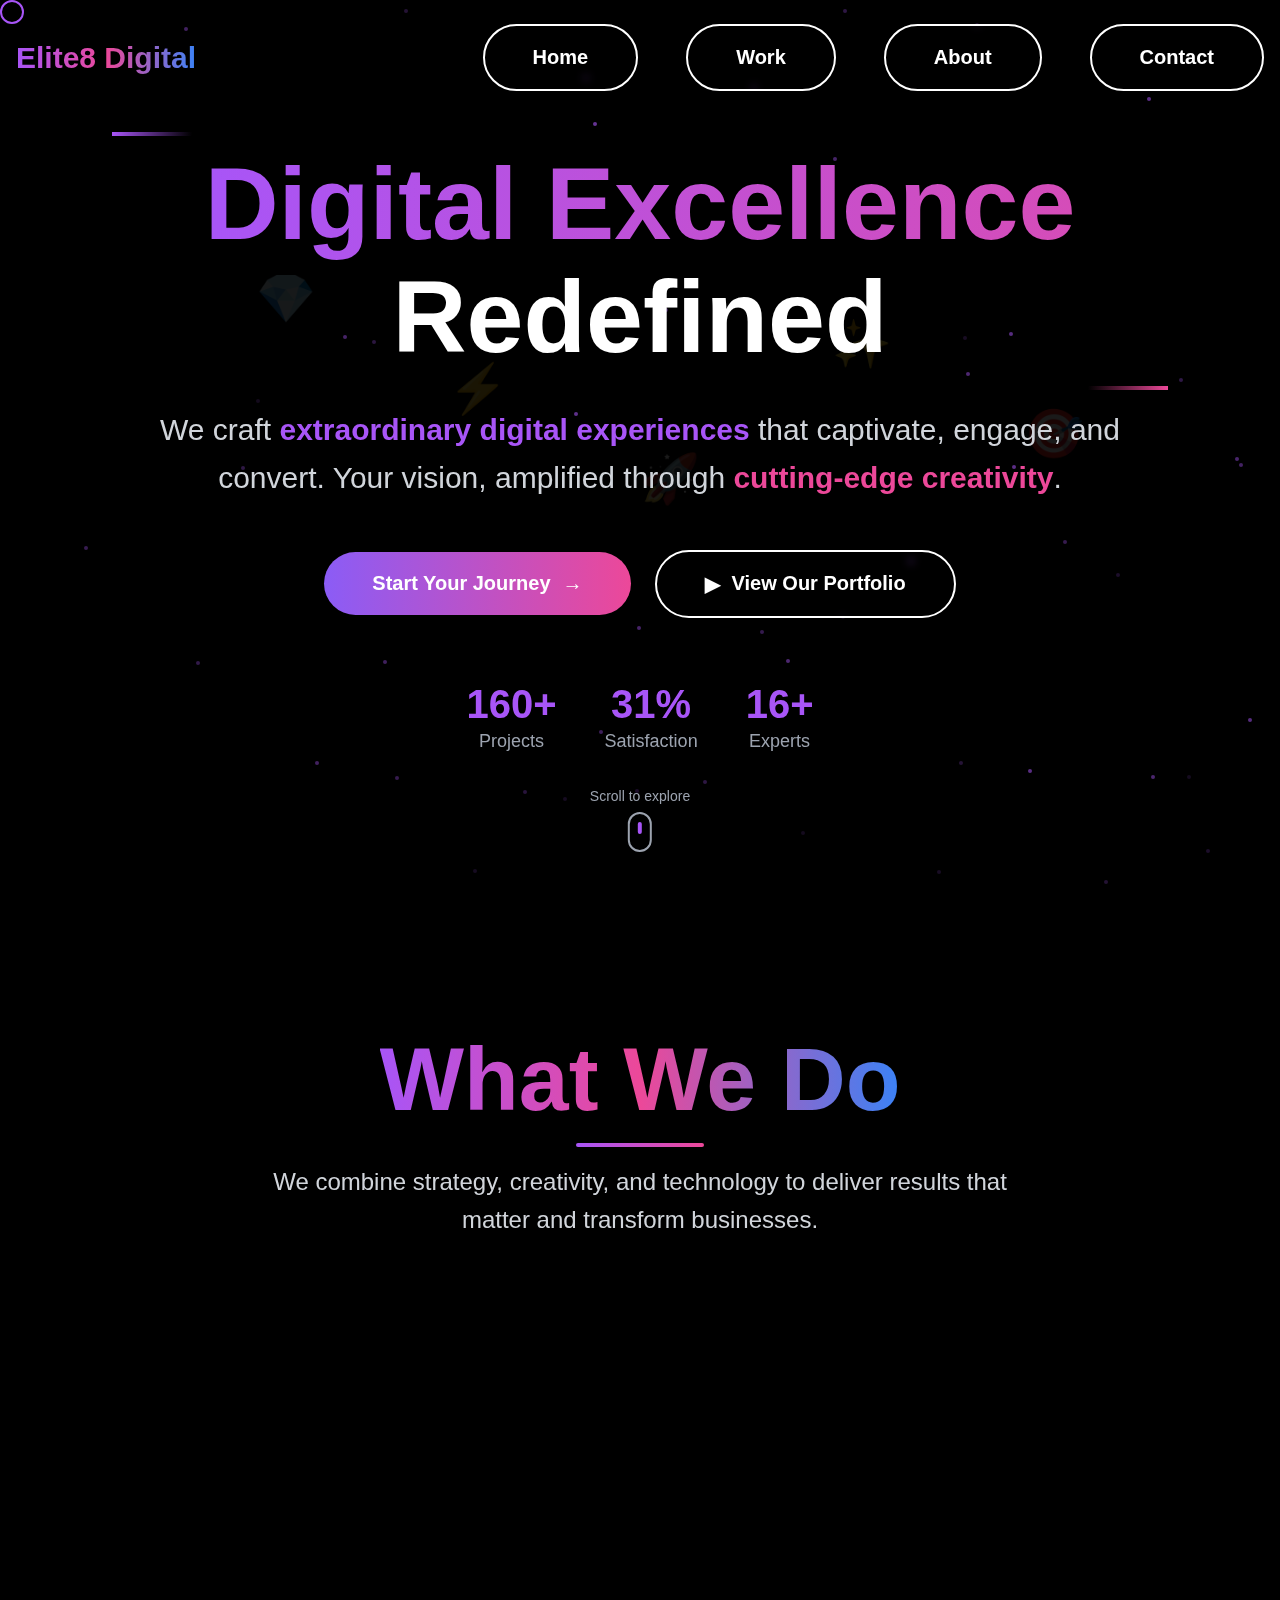
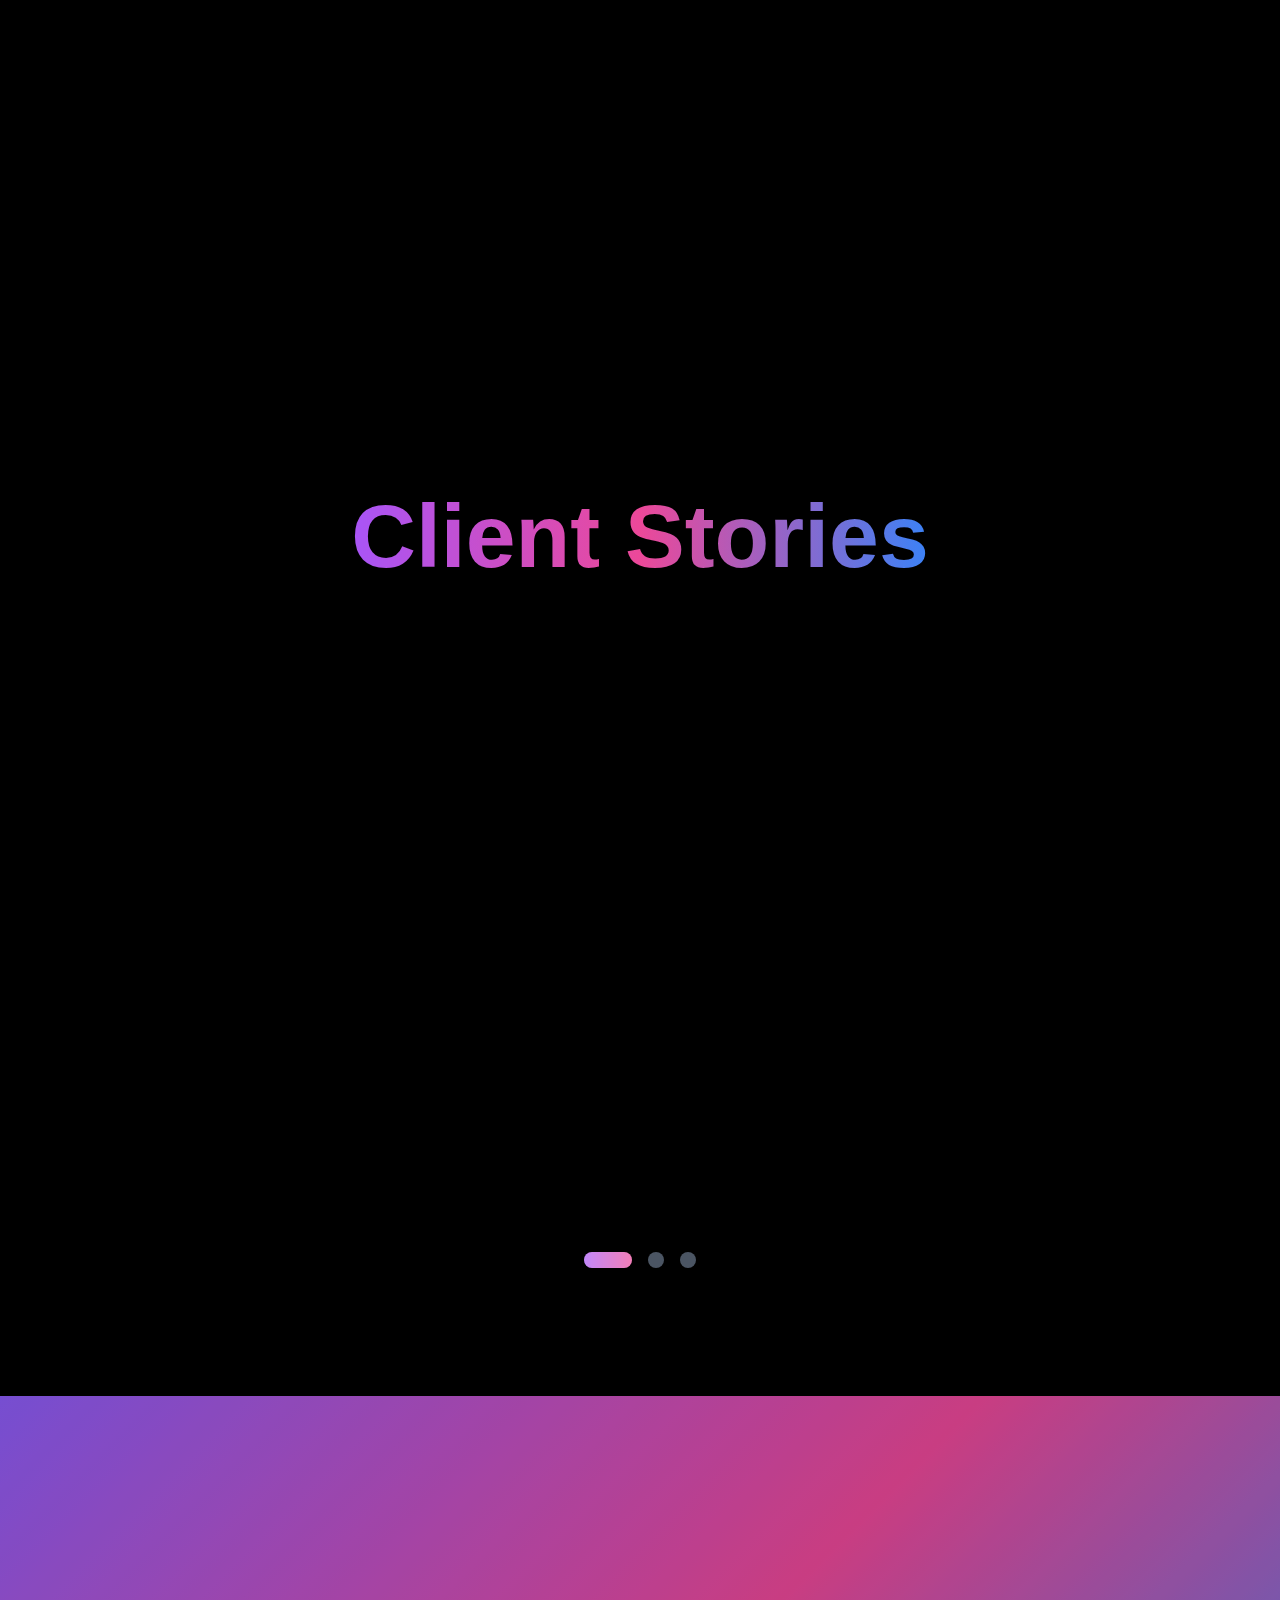
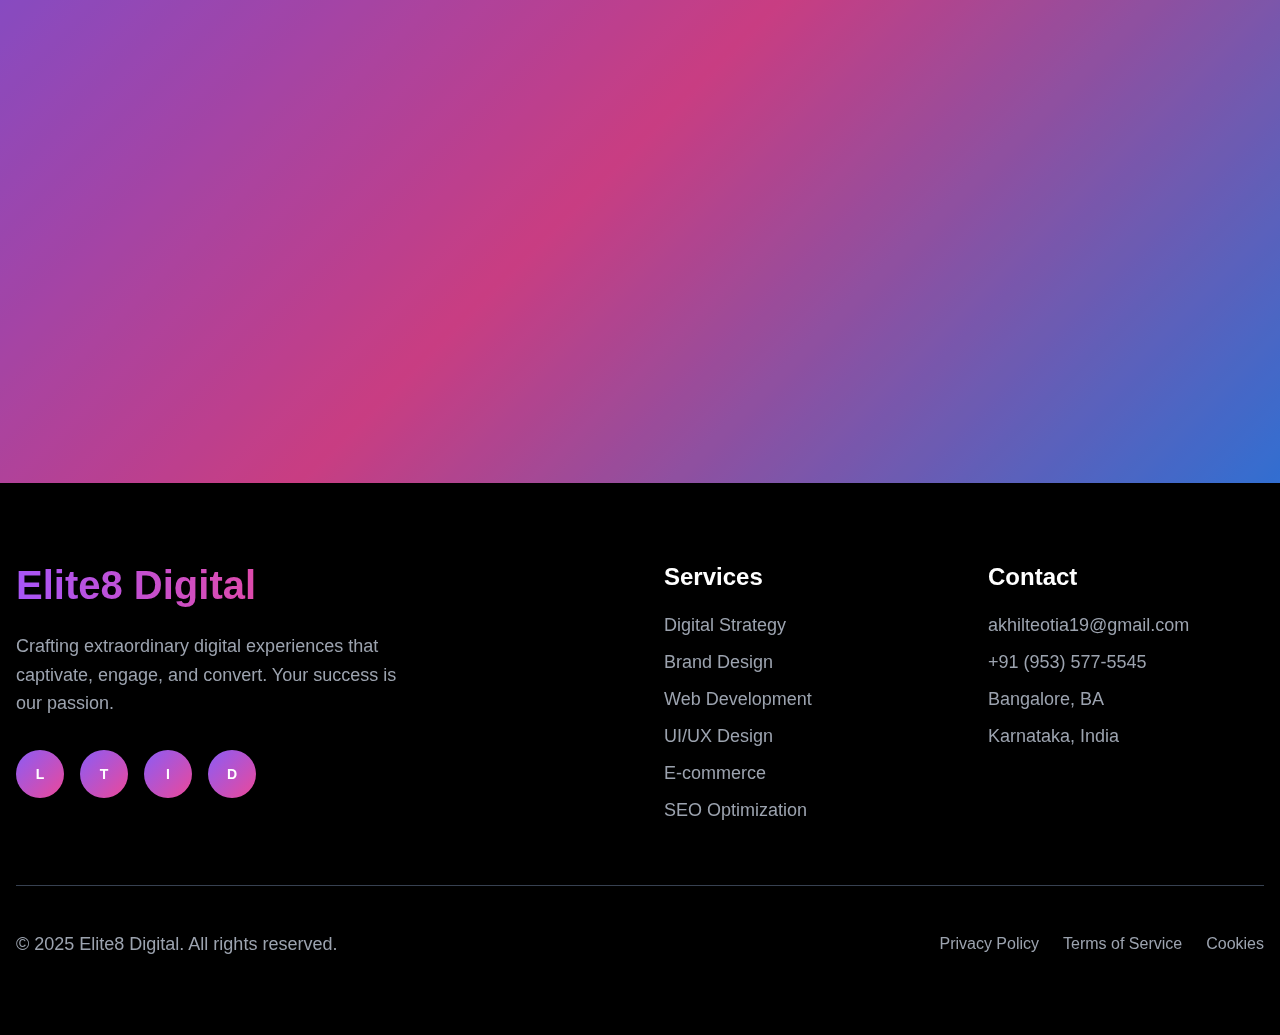
<file: index.html>
<!DOCTYPE html>
<html lang="en">
<head>
    <meta charset="UTF-8">
    <meta name="viewport" content="width=device-width, initial-scale=1.0">
    <title>Elite8 Digital - Digital Excellence Redefined</title>
    <link rel="stylesheet" href="styles.css">

</head>
<body>
    <!-- Custom Cursor -->
    <div class="cursor" id="cursor"></div>

    <!-- Floating Particles -->
    <div class="particles-container" id="particles"></div>

    <!-- Floating Elements -->
    <div class="floating-elements">
        <div class="floating-element" style="left: 20%; top: 30%; animation: float 6s infinite 0s ease-in-out;">💎</div>
        <div class="floating-element" style="left: 35%; top: 40%; animation: float 8s infinite 2s ease-in-out;">⚡</div>
        <div class="floating-element" style="left: 50%; top: 50%; animation: float 7s infinite 4s ease-in-out;">🚀</div>
        <div class="floating-element" style="left: 65%; top: 35%; animation: float 9s infinite 1s ease-in-out;">✨</div>
        <div class="floating-element" style="left: 80%; top: 45%; animation: float 5s infinite 3s ease-in-out;">🎯</div>
    </div>

   <!-- Navigation -->
<nav class="nav" id="nav">
    <div class="nav-container">
        <div class="nav-content">
            <div class="logo">Elite8 Digital</div>
            
            <ul class="nav-menu">
                <li class="nav-item">
                    <button class="btn-secondary" onclick="location.href='index.html'">
                        <span>Home</span>
                    </button>
                </li>
                <li class="nav-item">
                    <button class="btn-secondary" onclick="location.href='work.html'">
                        <span>Work</span>
                    </button>
                </li>
                <li class="nav-item">
                    <button class="btn-secondary" onclick="location.href='about.html'">
                        <span>About</span>
                    </button>
                </li>
                <li class="nav-item">
                    <button class="btn-secondary" onclick="location.href='contact.html'">
                        <span>Contact</span>
                    </button>
                </li>
            </ul>

            <button class="mobile-menu-btn" id="mobileMenuBtn">
                <span id="menuIcon">☰</span>
            </button>
        </div>

        <div class="mobile-menu" id="mobileMenu">
            <div class="mobile-menu-content">
                <button class="btn-secondary mobile-menu-item" onclick="location.href='index.html'">Home</button>
                <button class="btn-secondary mobile-menu-item" onclick="location.href='work.html'">Work</button>
                <button class="btn-secondary mobile-menu-item" onclick="location.href='about.html'">About</button>
                <button class="btn-secondary mobile-menu-item" onclick="location.href='contact.html'">Contact</button>
            </div>
        </div>
    </div>
</nav>

    <!-- Hero Section -->
    <section class="hero" id="home">
        <div class="hero-bg">
            <div class="hero-blob hero-blob-1" id="blob1"></div>
            <div class="hero-blob hero-blob-2" id="blob2"></div>
            <div class="hero-blob hero-blob-3" id="blob3"></div>
        </div>

        <div class="hero-content" id="heroContent">
            <div class="hero-title-container">
                <h1 class="hero-title">
                    <span class="hero-gradient-text">Digital Excellence</span>
                    <br>
                    <span class="hero-white-text">Redefined</span>
                </h1>
                <div class="hero-line-top"></div>
                <div class="hero-line-bottom"></div>
            </div>
            
            <p class="hero-subtitle">
                We craft <span class="hero-highlight">extraordinary digital experiences</span> that captivate, engage, and convert. 
                Your vision, amplified through <span class="hero-highlight-pink">cutting-edge creativity</span>.
            </p>
            
            <div class="hero-buttons">
                <button class="btn-primary">
                    <span>Start Your Journey</span>
                    <span class="arrow-icon">→</span>
                </button>
                <button class="btn-secondary" onclick="location.href='case.html'">
                    <span class="play-icon">▶</span>
                    <span>View Our Portfolio</span>
                </button>
                
            </div>

            <div class="hero-stats">
                <div class="stat-item">
                    <div class="stat-number">500+</div>
                    <div class="stat-label">Projects</div>
                </div>
                <div class="stat-item">
                    <div class="stat-number">98%</div>
                    <div class="stat-label">Satisfaction</div>
                </div>
                <div class="stat-item">
                    <div class="stat-number">50+</div>
                    <div class="stat-label">Experts</div>
                </div>
            </div>
        </div>

        <div class="scroll-indicator">
            <div class="scroll-text">Scroll to explore</div>
            <div class="scroll-mouse">
                <div class="scroll-dot"></div>
            </div>
        </div>
    </section>

    <!-- Services Section -->
    <section class="services" id="work">
        <div class="services-container">
            <div class="services-header">  
                <h2 class="services-title">
                    <span class="services-title-gradient">What We Do</span>
                </h2>
                <p class="services-subtitle">
                    We combine strategy, creativity, and technology to deliver results that matter and transform businesses.
                </p>
            </div>

            <div class="services-grid">
                <div class="service-card" data-service="0">
                    <div class="service-card-inner">
                        <div class="service-bg-effect" style="background: linear-gradient(135deg, #3b82f6, #06b6d4);"></div>
                        
                        <div class="service-icon" style="background: linear-gradient(135deg, #3b82f6, #06b6d4);">
                            <svg width="48" height="48" fill="white" viewBox="0 0 24 24">
                                <path d="M13 3L4 14h7v7l9-11h-7V3z"/>
                            </svg>
                        </div>
                        
                        <h3 class="service-title">Digital Strategy</h3>
                        
                        <p class="service-description">
                            Comprehensive digital transformation strategies that drive real results and sustainable growth through data-driven insights.
                        </p>

                        <div class="service-features">
                            <div class="service-feature">
                                <div class="service-feature-dot" style="background: linear-gradient(135deg, #3b82f6, #06b6d4);"></div>
                                <span>Market Analysis</span>
                            </div>
                            <div class="service-feature">
                                <div class="service-feature-dot" style="background: linear-gradient(135deg, #3b82f6, #06b6d4);"></div>
                                <span>Competitor Research</span>
                            </div>
                            <div class="service-feature">
                                <div class="service-feature-dot" style="background: linear-gradient(135deg, #3b82f6, #06b6d4);"></div>
                                <span>Growth Planning</span>
                            </div>
                            <div class="service-feature">
                                <div class="service-feature-dot" style="background: linear-gradient(135deg, #3b82f6, #06b6d4);"></div>
                                <span>ROI Optimization</span>
                            </div>
                        </div>

                        <div class="service-arrow">
                            <svg width="32" height="32" fill="#a855f7" viewBox="0 0 24 24">
                                <path d="M5 12h14m-7-7l7 7-7 7"/>
                            </svg>
                        </div>
                    </div>
                </div>

                <div class="service-card" data-service="1">
                    <div class="service-card-inner">
                        <div class="service-bg-effect" style="background: linear-gradient(135deg, #8b5cf6, #ec4899);"></div>
                        
                        <div class="service-icon" style="background: linear-gradient(135deg, #8b5cf6, #ec4899);">
                            <svg width="48" height="48" fill="white" viewBox="0 0 24 24">
                                <path d="M12 2l3.09 6.26L22 9.27l-5 4.87 1.18 6.88L12 17.77l-6.18 3.25L7 14.14 2 9.27l6.91-1.01L12 2z"/>
                            </svg>
                        </div>
                        
                        <h3 class="service-title">Brand Design</h3>
                        
                        <p class="service-description">
                            Creative brand identities that capture attention and leave lasting impressions on your audience with stunning visual narratives.
                        </p>

                        <div class="service-features">
                            <div class="service-feature">
                                <div class="service-feature-dot" style="background: linear-gradient(135deg, #8b5cf6, #ec4899);"></div>
                                <span>Logo Design</span>
                            </div>
                            <div class="service-feature">
                                <div class="service-feature-dot" style="background: linear-gradient(135deg, #8b5cf6, #ec4899);"></div>
                                <span>Brand Guidelines</span>
                            </div>
                            <div class="service-feature">
                                <div class="service-feature-dot" style="background: linear-gradient(135deg, #8b5cf6, #ec4899);"></div>
                                <span>Visual Identity</span>
                            </div>
                            <div class="service-feature">
                                <div class="service-feature-dot" style="background: linear-gradient(135deg, #8b5cf6, #ec4899);"></div>
                                <span>Brand Strategy</span>
                            </div>
                        </div>

                        <div class="service-arrow">
                            <svg width="32" height="32" fill="#a855f7" viewBox="0 0 24 24">
                                <path d="M5 12h14m-7-7l7 7-7 7"/>
                            </svg>
                        </div>
                    </div>
                </div>

                <div class="service-card" data-service="2">
                    <div class="service-card-inner">
                        <div class="service-bg-effect" style="background: linear-gradient(135deg, #10b981, #14b8a6);"></div>
                        
                        <div class="service-icon" style="background: linear-gradient(135deg, #10b981, #14b8a6);">
                            <svg width="48" height="48" fill="white" viewBox="0 0 24 24">
                                <path d="M12 2l3.09 6.26L22 9.27l-5 4.87 1.18 6.88L12 17.77l-6.18 3.25L7 14.14 2 9.27l6.91-1.01L12 2z"/>
                            </svg>
                        </div>
                        
                        <h3 class="service-title">Web Development</h3>
                        
                        <p class="service-description">
                            Cutting-edge websites and applications built with the latest technologies, optimized for performance and user experience.
                        </p>

                        <div class="service-features">
                            <div class="service-feature">
                                <div class="service-feature-dot" style="background: linear-gradient(135deg, #10b981, #14b8a6);"></div>
                                <span>Responsive Design</span>
                            </div>
                            <div class="service-feature">
                                <div class="service-feature-dot" style="background: linear-gradient(135deg, #10b981, #14b8a6);"></div>
                                <span>E-commerce</span>
                            </div>
                            <div class="service-feature">
                                <div class="service-feature-dot" style="background: linear-gradient(135deg, #10b981, #14b8a6);"></div>
                                <span>Custom Apps</span>
                            </div>
                            <div class="service-feature">
                                <div class="service-feature-dot" style="background: linear-gradient(135deg, #10b981, #14b8a6);"></div>
                                <span>Performance Optimization</span>
                            </div>
                        </div>

                        <div class="service-arrow">
                            <svg width="32" height="32" fill="#a855f7" viewBox="0 0 24 24">
                                <path d="M5 12h14m-7-7l7 7-7 7"/>
                            </svg>
                        </div>
                    </div>
                </div>
            </div>
        </div>
    </section>

    <!-- Testimonials Section -->
    <section class="testimonials" id="about">
        <div class="testimonials-container">
            <h2 class="testimonials-title">
                <span class="testimonials-title-gradient">Client Stories</span>
            </h2>

            <div class="testimonial-card">
                <div class="testimonial-bg-pattern"></div>
                
                <div class="testimonial-content">
                    <div class="testimonial-stars" id="testimonialStars">
                        <span class="star">★</span>
                        <span class="star">★</span>
                        <span class="star">★</span>
                        <span class="star">★</span>
                        <span class="star">★</span>
                    </div>

                    <div class="testimonial-text" id="testimonialText">
                        Elite8 Digital transformed our digital presence completely. Their creative approach exceeded all expectations and delivered phenomenal results.
                    </div>
                    
                    <div class="testimonial-author">
                        <div class="testimonial-author-card">
                            <div class="testimonial-avatar" id="testimonialAvatar">S</div>
                            <div class="testimonial-author-info">
                                <div class="testimonial-author-name" id="testimonialName">Sarah Johnson</div>
                                <div class="testimonial-author-company" id="testimonialCompany">TechStart Inc.</div>
                            </div>
                        </div>
                    </div>
                </div>
            </div>

            <div class="testimonial-controls">
                <button class="testimonial-dot active" data-testimonial="0"></button>
                <button class="testimonial-dot" data-testimonial="1"></button>
                <button class="testimonial-dot" data-testimonial="2"></button>
            </div>
        </div>
    </section>

    <!-- CTA Section -->
    <section class="cta" id="contact">
        <div class="cta-bg"></div>
        <div class="cta-overlay"></div>
        
        <div class="cta-content">
            <h2 class="cta-title">
                Ready to Create Something<br>
                <span class="cta-title-gradient">Amazing?</span>
            </h2>
            
            <p class="cta-subtitle">
                Let's discuss your project and bring your vision to life with our expertise, creativity, and cutting-edge technology solutions.
            </p>
            
            <div class="cta-buttons">
                <button class="btn-cta-primary">
                    <span>Get Started Today</span>
                    <span class="arrow-icon">→</span>
                </button>
                <button class="btn-cta-secondary">
                    <span class="volume-icon">🔊</span>
                    <span>Schedule a Call</span>
                </button>
            </div>
        </div>
    </section>

    <!-- Footer -->
    <footer class="footer">
        <div class="footer-bg">
            <div class="footer-blob-1"></div>
            <div class="footer-blob-2"></div>
        </div>
        
        <div class="footer-content">
            <div class="footer-grid">
                <div class="footer-brand">
                    <div class="footer-logo">Elite8 Digital</div>
                    <p class="footer-description">
                        Crafting extraordinary digital experiences that captivate, engage, and convert. Your success is our passion.
                    </p>
                    <div class="footer-social">
                        <button class="social-btn">L</button>
                        <button class="social-btn">T</button>
                        <button class="social-btn">I</button>
                        <button class="social-btn">D</button>
                    </div>
                </div>
                
                <div class="footer-section">
                    <h4>Services</h4>
                    <ul class="footer-links">
                        <li class="footer-link">Digital Strategy</li>
                        <li class="footer-link">Brand Design</li>
                        <li class="footer-link">Web Development</li>
                        <li class="footer-link">UI/UX Design</li>
                        <li class="footer-link">E-commerce</li>
                        <li class="footer-link">SEO Optimization</li>
                    </ul>
                </div>
                
                <div class="footer-section">
                    <h4>Contact</h4>
                    <ul class="footer-contact">
                        <li>akhilteotia19@gmail.com</li>
                        <li>+91 (953) 577-5545</li>
                        <li>Bangalore, BA</li>
                        <li>Karnataka, India</li>
                    </ul>
                </div>
            </div>
            
            <div class="footer-bottom">
                <p class="footer-copyright">
                    &copy; 2025 Elite8 Digital. All rights reserved.
                </p>
                <div class="footer-legal">
                    <a href="#">Privacy Policy</a>
                    <a href="#">Terms of Service</a>
                    <a href="#">Cookies</a>
                </div>
            </div>
        </div>
    </footer>
    <script src="script.js"></script>

 
</body>
</html>
</file>
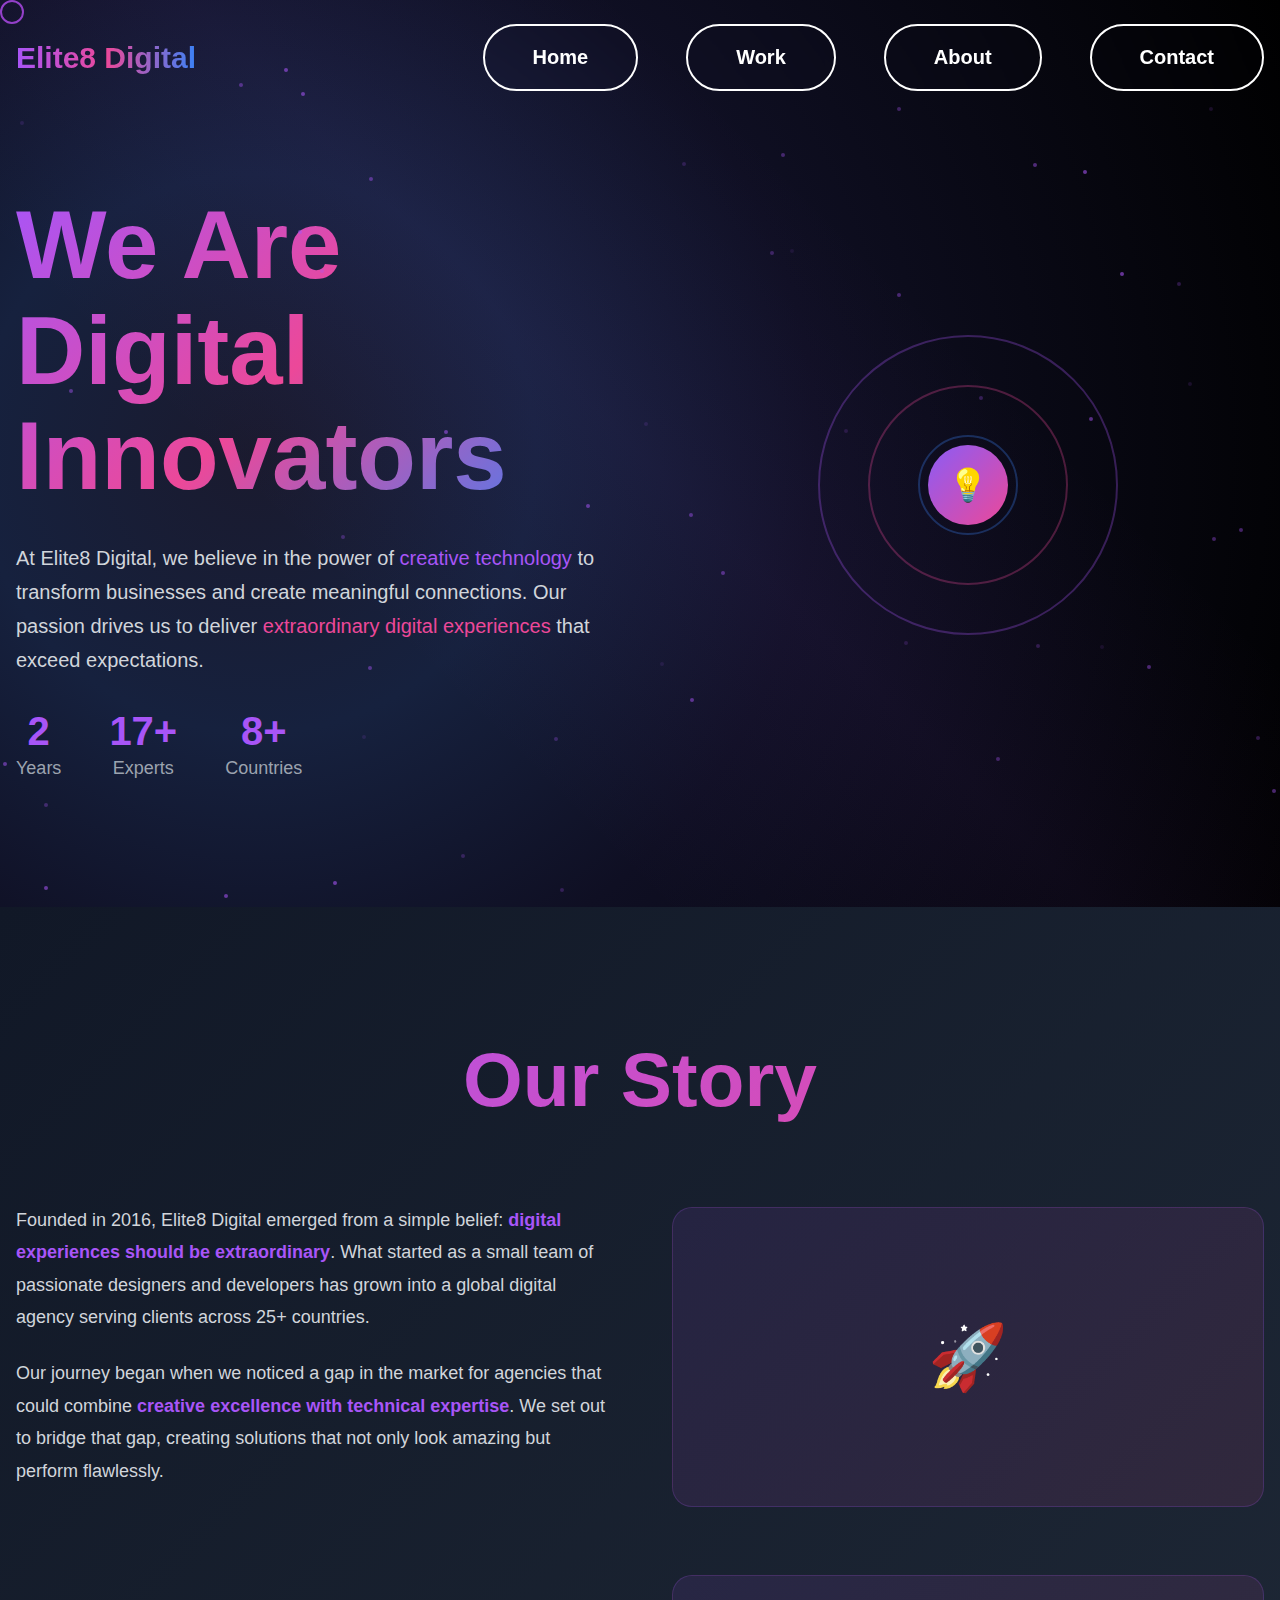
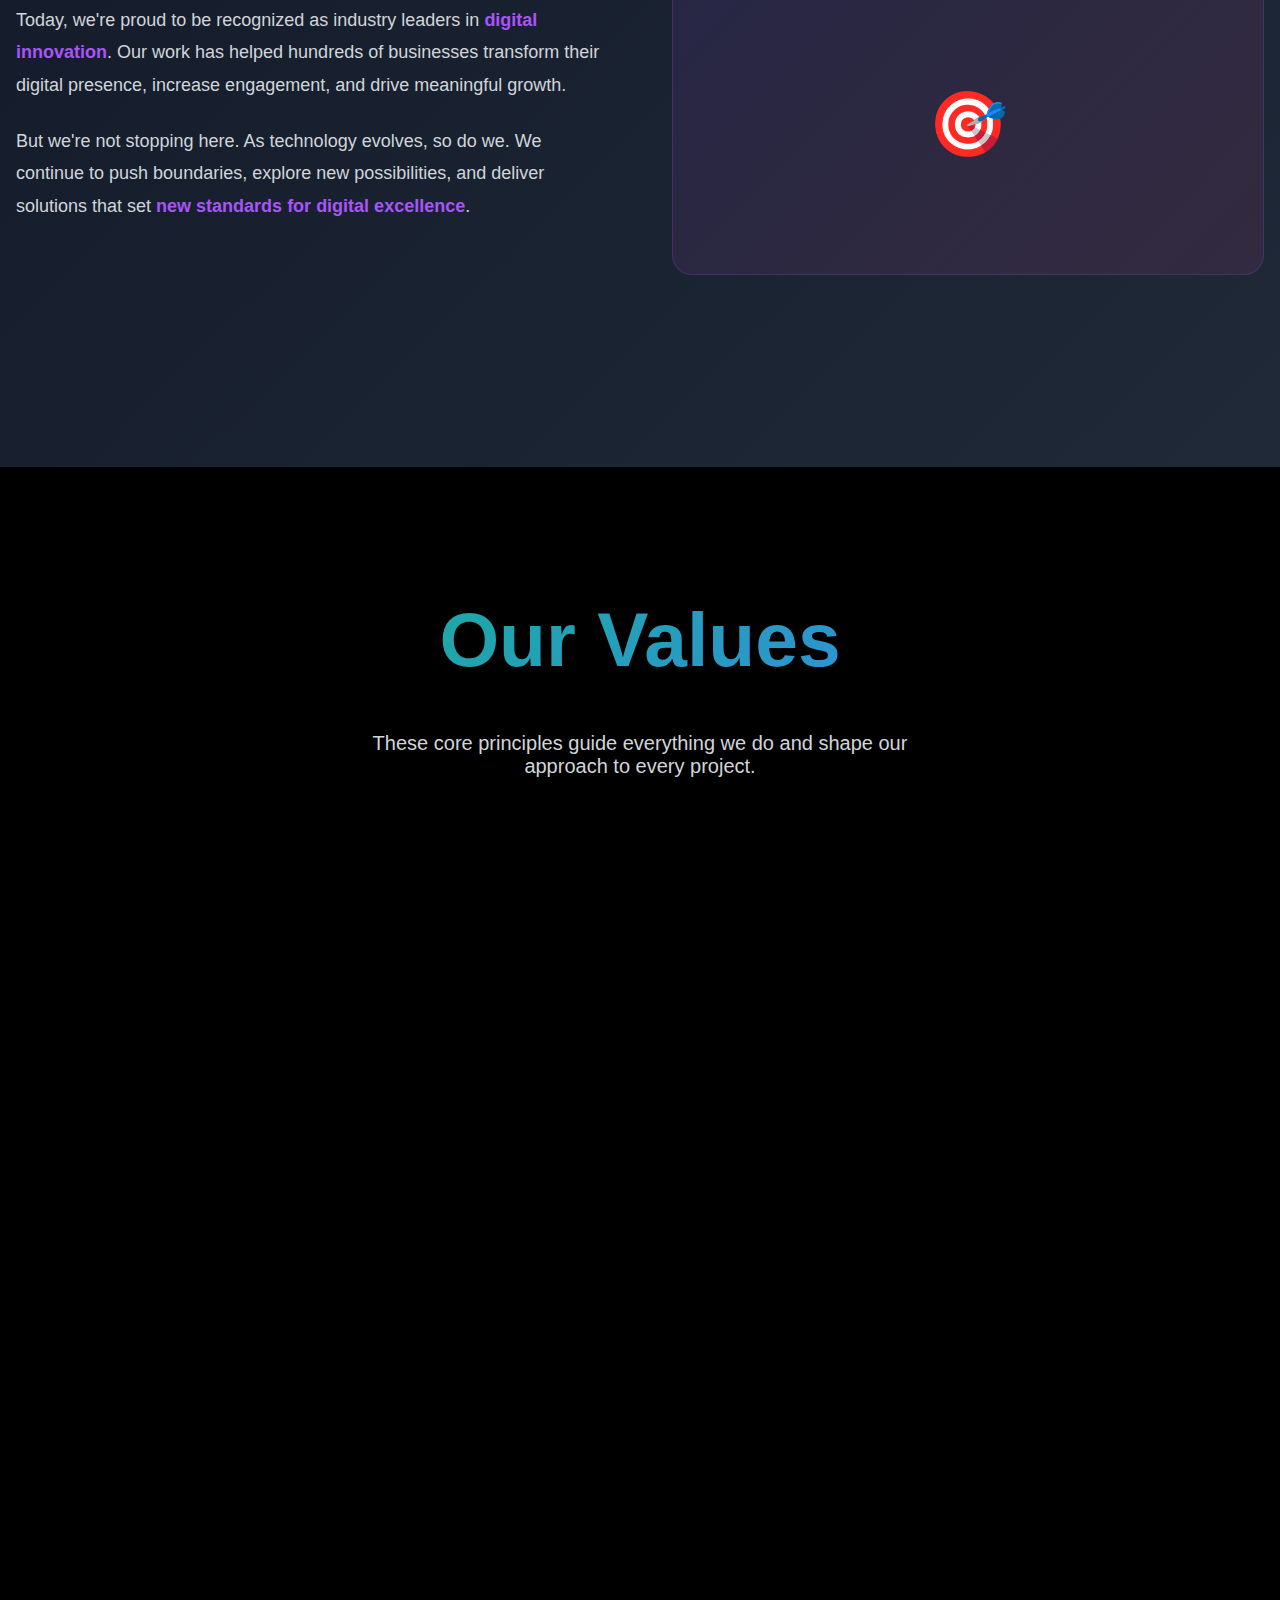
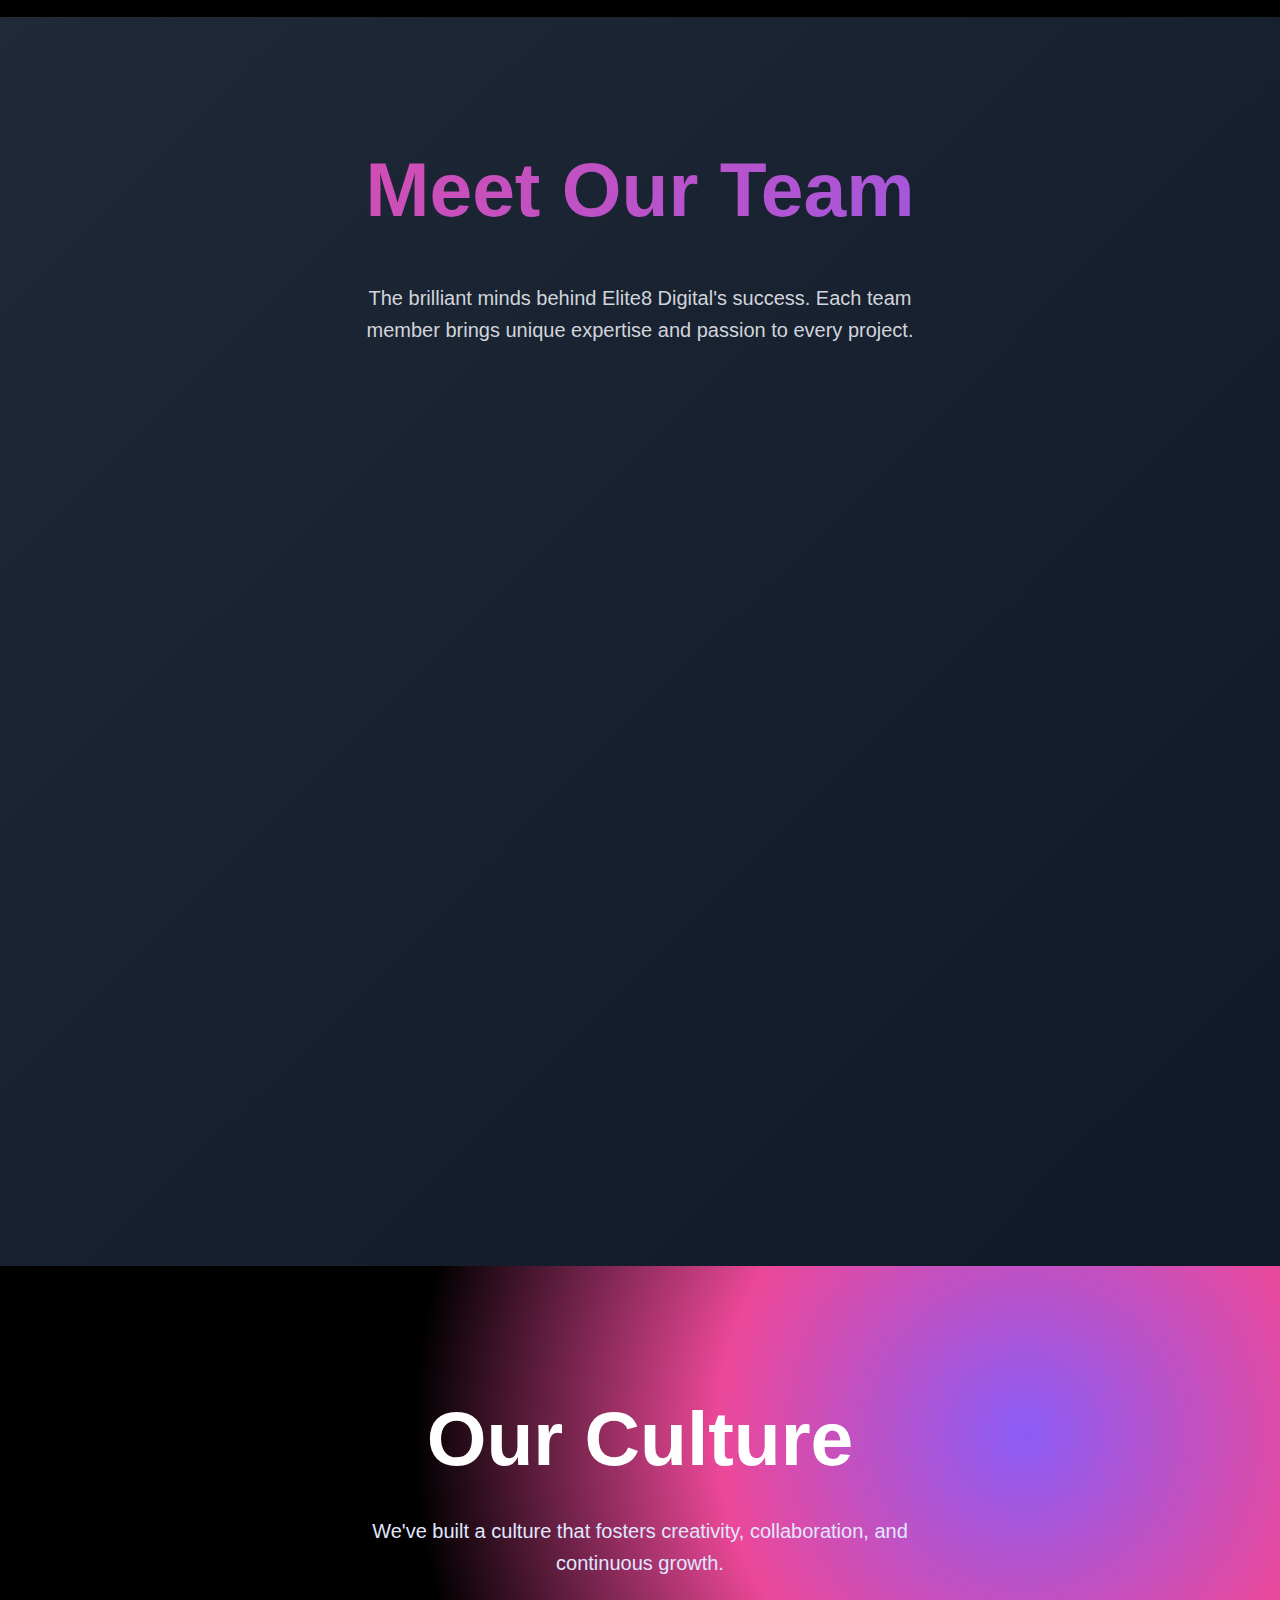
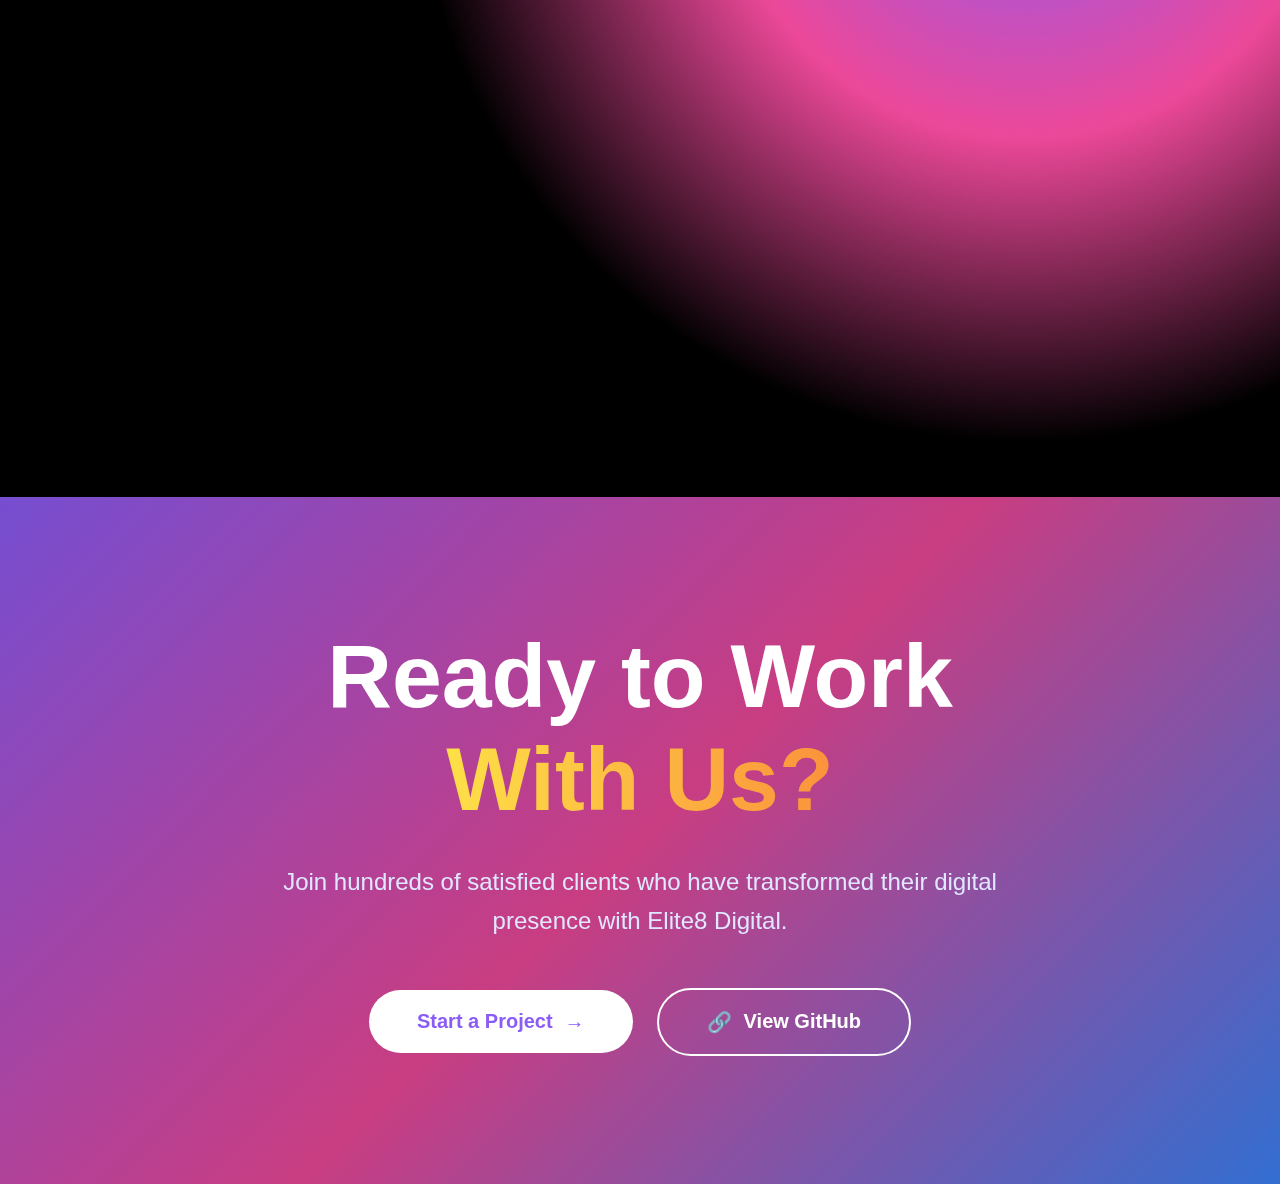
<file: about.html>
<!DOCTYPE html>
<html lang="en">

<head>
    <meta charset="UTF-8">
    <meta name="viewport" content="width=device-width, initial-scale=1.0">
    <title>About Us - Elite8 Digital</title>
    <link rel="stylesheet" href="styles.css">
    <style>
        /* About Page Specific Styles */
        .about-hero {
            padding: 12rem 1rem 8rem;
            background: radial-gradient(circle at 20% 50%, #1a1a2e 0%, #16213e 25%, #0f0f23 50%, #000 100%);
            position: relative;
            overflow: hidden;
        }

        .about-hero::before {
            content: '';
            position: absolute;
            top: 0;
            left: 0;
            right: 0;
            bottom: 0;
            background: linear-gradient(45deg, transparent 30%, rgba(168, 85, 247, 0.05) 50%, transparent 70%);
            animation: slide-right 8s ease-in-out infinite;
        }

        .about-hero-content {
            max-width: 1280px;
            margin: 0 auto;
            display: grid;
            grid-template-columns: 1fr 1fr;
            gap: 4rem;
            align-items: center;
            position: relative;
            z-index: 2;
        }

        .about-hero-text h1 {
            font-size: clamp(3rem, 8vw, 6rem);
            font-weight: 900;
            margin-bottom: 2rem;
            background: linear-gradient(135deg, #a855f7, #ec4899, #3b82f6);
            -webkit-background-clip: text;
            background-clip: text;
            color: transparent;
            line-height: 1.1;
        }

        .about-hero-text p {
            font-size: 1.25rem;
            color: #d1d5db;
            line-height: 1.7;
            margin-bottom: 2rem;
        }

        .about-hero-visual {
            position: relative;
            height: 400px;
            display: flex;
            align-items: center;
            justify-content: center;
        }

        .about-visual-circle {
            position: absolute;
            border-radius: 50%;
            border: 2px solid rgba(168, 85, 247, 0.3);
            animation: spin 20s linear infinite;
        }

        .about-visual-circle:nth-child(1) {
            width: 300px;
            height: 300px;
            animation-duration: 20s;
        }

        .about-visual-circle:nth-child(2) {
            width: 200px;
            height: 200px;
            border-color: rgba(236, 72, 153, 0.3);
            animation-duration: 15s;
            animation-direction: reverse;
        }

        .about-visual-circle:nth-child(3) {
            width: 100px;
            height: 100px;
            border-color: rgba(59, 130, 246, 0.3);
            animation-duration: 10s;
        }

        .about-visual-center {
            position: relative;
            z-index: 10;
            width: 80px;
            height: 80px;
            background: linear-gradient(135deg, #8b5cf6, #ec4899);
            border-radius: 50%;
            display: flex;
            align-items: center;
            justify-content: center;
            font-size: 2rem;
            animation: pulse 3s ease-in-out infinite;
        }

        .story-section {
            padding: 8rem 1rem;
            background: linear-gradient(135deg, #111827, #1f2937);
        }

        .story-container {
            max-width: 1280px;
            margin: 0 auto;
        }

        .story-header {
            text-align: center;
            margin-bottom: 5rem;
        }

        .story-title {
            font-size: clamp(3rem, 6vw, 5rem);
            font-weight: bold;
            margin-bottom: 2rem;
            background: linear-gradient(135deg, #a855f7, #ec4899);
            -webkit-background-clip: text;
            background-clip: text;
            color: transparent;
        }

        .story-content {
            display: grid;
            grid-template-columns: 1fr 1fr;
            gap: 4rem;
            align-items: center;
            margin-bottom: 4rem;
        }

        .story-text {
            font-size: 1.125rem;
            color: #d1d5db;
            line-height: 1.8;
        }

        .story-text p {
            margin-bottom: 1.5rem;
        }

        .story-highlight {
            color: #a855f7;
            font-weight: 600;
        }

        .story-visual {
            position: relative;
            height: 300px;
            background: linear-gradient(135deg, rgba(168, 85, 247, 0.1), rgba(236, 72, 153, 0.1));
            border-radius: 20px;
            display: flex;
            align-items: center;
            justify-content: center;
            font-size: 4rem;
            border: 1px solid rgba(168, 85, 247, 0.2);
        }

        .values-section {
            padding: 8rem 1rem;
            background: #000;
        }

        .values-container {
            max-width: 1280px;
            margin: 0 auto;
            text-align: center;
        }

        .values-title {
            font-size: clamp(3rem, 6vw, 5rem);
            font-weight: bold;
            margin-bottom: 3rem;
            background: linear-gradient(135deg, #10b981, #3b82f6);
            -webkit-background-clip: text;
            background-clip: text;
            color: transparent;
        }

        .values-grid {
            display: grid;
            grid-template-columns: repeat(auto-fit, minmax(300px, 1fr));
            gap: 3rem;
            margin-top: 4rem;
        }

        .value-card {
            position: relative;
            padding: 3rem 2rem;
            background: linear-gradient(135deg, #1f2937, #374151);
            border-radius: 20px;
            border: 1px solid rgba(168, 85, 247, 0.1);
            transition: all 0.5s ease;
            cursor: pointer;
        }

        .value-card:hover {
            transform: translateY(-10px);
            border-color: rgba(168, 85, 247, 0.5);
            box-shadow: 0 20px 40px rgba(168, 85, 247, 0.2);
        }

        .value-icon {
            font-size: 3rem;
            margin-bottom: 1.5rem;
            transition: transform 0.3s ease;
        }

        .value-card:hover .value-icon {
            transform: scale(1.2) rotate(10deg);
        }

        .value-title {
            font-size: 1.5rem;
            font-weight: bold;
            color: white;
            margin-bottom: 1rem;
        }

        .value-description {
            color: #d1d5db;
            line-height: 1.6;
        }

        .team-section {
            padding: 8rem 1rem;
            background: linear-gradient(135deg, #1f2937, #111827);
        }

        .team-container {
            max-width: 1280px;
            margin: 0 auto;
            text-align: center;
        }

        .team-title {
            font-size: clamp(3rem, 6vw, 5rem);
            font-weight: bold;
            margin-bottom: 3rem;
            background: linear-gradient(135deg, #ec4899, #8b5cf6);
            -webkit-background-clip: text;
            background-clip: text;
            color: transparent;
        }

        .team-subtitle {
            font-size: 1.25rem;
            color: #d1d5db;
            max-width: 600px;
            margin: 0 auto 4rem;
            line-height: 1.6;
        }

        .team-grid {
            display: grid;
            grid-template-columns: repeat(auto-fit, minmax(280px, 1fr));
            gap: 3rem;
        }

        .team-member {
            position: relative;
            background: linear-gradient(135deg, #374151, #1f2937);
            border-radius: 20px;
            padding: 2rem;
            transition: all 0.5s ease;
            border: 1px solid rgba(168, 85, 247, 0.1);
            cursor: pointer;
        }

        .team-member:hover {
            transform: translateY(-5px);
            box-shadow: 0 15px 30px rgba(0, 0, 0, 0.3);
            border-color: rgba(168, 85, 247, 0.3);
        }

        .member-avatar {
            width: 120px;
            height: 120px;
            background: linear-gradient(135deg, #8b5cf6, #ec4899);
            border-radius: 50%;
            margin: 0 auto 1.5rem;
            display: flex;
            align-items: center;
            justify-content: center;
            font-size: 2rem;
            font-weight: bold;
            color: white;
            position: relative;
            overflow: hidden;
        }

        .member-avatar::before {
            content: '';
            position: absolute;
            inset: 0;
            background: linear-gradient(45deg, transparent 30%, rgba(255,255,255,0.2) 50%, transparent 70%);
            transform: translateX(-100%);
            transition: transform 0.6s ease;
        }

        .team-member:hover .member-avatar::before {
            transform: translateX(100%);
        }

        .member-name {
            font-size: 1.25rem;
            font-weight: bold;
            color: white;
            margin-bottom: 0.5rem;
        }

        .member-role {
            color: #a855f7;
            font-weight: 600;
            margin-bottom: 1rem;
        }

        .member-bio {
            color: #d1d5db;
            font-size: 0.9rem;
            line-height: 1.5;
        }

        .culture-section {
            padding: 8rem 1rem;
            background: radial-gradient(circle at 80% 20%, #8b5cf6 0%, #ec4899 25%, #000 50%);
        }

        .culture-container {
            max-width: 1280px;
            margin: 0 auto;
            text-align: center;
        }

        .culture-title {
            font-size: clamp(3rem, 6vw, 5rem);
            font-weight: bold;
            margin-bottom: 2rem;
            color: white;
        }

        .culture-subtitle {
            font-size: 1.25rem;
            color: #e0e7ff;
            max-width: 600px;
            margin: 0 auto 4rem;
            line-height: 1.6;
        }

        .culture-grid {
            display: grid;
            grid-template-columns: repeat(auto-fit, minmax(250px, 1fr));
            gap: 2rem;
        }

        .culture-item {
            padding: 2rem;
            background: rgba(255, 255, 255, 0.1);
            border-radius: 15px;
            backdrop-filter: blur(10px);
            border: 1px solid rgba(255, 255, 255, 0.2);
            transition: transform 0.3s ease;
        }

        .culture-item:hover {
            transform: translateY(-5px);
        }

        .culture-emoji {
            font-size: 2.5rem;
            margin-bottom: 1rem;
            display: block;
        }

        .culture-text {
            color: white;
            font-weight: 600;
        }

        @keyframes spin {
            from { transform: rotate(0deg); }
            to { transform: rotate(360deg); }
        }

        @media (max-width: 768px) {
            .about-hero-content {
                grid-template-columns: 1fr;
                gap: 3rem;
                text-align: center;
            }
            
            .story-content {
                grid-template-columns: 1fr;
                gap: 3rem;
            }
            
            .team-grid {
                grid-template-columns: 1fr;
                gap: 2rem;
            }
            
            .values-grid {
                grid-template-columns: 1fr;
                gap: 2rem;
            }
        }
    </style>
</head>

<body>
    <!-- Custom Cursor -->
    <div class="cursor" id="cursor"></div>

    <!-- Floating Particles -->
    <div class="particles-container" id="particles"></div>


    <!-- Navigation -->
    <nav class="nav" id="nav">
        <div class="nav-container">
            <div class="nav-content">
                <div class="logo">Elite8 Digital</div>

                <ul class="nav-menu">
                    <li class="nav-item">
                        <button class="btn-secondary" onclick="location.href='index.html'">
                            <span>Home</span>
                        </button>
                    </li>
                    <li class="nav-item">
                        <button class="btn-secondary" onclick="location.href='work.html'">
                            <span>Work</span>
                        </button>
                    </li>
                    <li class="nav-item">
                        <button class="btn-secondary" onclick="location.href='about.html'">
                            <span>About</span>
                        </button>
                    </li>
                    <li class="nav-item">
                        <button class="btn-secondary" onclick="location.href='contact.html'">
                            <span>Contact</span>
                        </button>
                    </li>
                </ul>

                <button class="mobile-menu-btn" id="mobileMenuBtn">
                    <span id="menuIcon">☰</span>
                </button>
            </div>

            <div class="mobile-menu" id="mobileMenu">
                <div class="mobile-menu-content">
                    <button class="btn-secondary mobile-menu-item" onclick="location.href='home.html'">Home</button>
                    <button class="btn-secondary mobile-menu-item" onclick="location.href='work.html'">Work</button>
                    <button class="btn-secondary mobile-menu-item" onclick="location.href='about.html'">About</button>
                    <button class="btn-secondary mobile-menu-item" onclick="location.href='contact.html'">Contact</button>
                </div>
            </div>
        </div>
    </nav>
    <!-- About Hero Section -->
    <section class="about-hero">
        <div class="about-hero-content">
            <div class="about-hero-text">
                <h1>We Are <br>Digital Innovators</h1>
                <p>
                    At Elite8 Digital, we believe in the power of <span style="color: #a855f7;">creative technology</span> to transform businesses and create meaningful connections. Our passion drives us to deliver
                    <span style="color: #ec4899;">extraordinary digital experiences</span> that exceed expectations.
                </p>
                <div class="hero-stats" style="justify-content: flex-start; margin-top: 2rem;">
                    <div class="stat-item">
                        <div class="stat-number">8</div>
                        <div class="stat-label">Years</div>
                    </div>
                    <div class="stat-item">
                        <div class="stat-number">50+</div>
                        <div class="stat-label">Experts</div>
                    </div>
                    <div class="stat-item">
                        <div class="stat-number">25+</div>
                        <div class="stat-label">Countries</div>
                    </div>
                </div>
            </div>
            <div class="about-hero-visual">
                <div class="about-visual-circle"></div>
                <div class="about-visual-circle"></div>
                <div class="about-visual-circle"></div>
                <div class="about-visual-center">💡</div>
            </div>
        </div>
    </section>

    <!-- Story Section -->
    <section class="story-section">
        <div class="story-container">
            <div class="story-header">
                <h2 class="story-title">Our Story</h2>
            </div>

            <div class="story-content">
                <div class="story-text">
                    <p>
                        Founded in 2016, Elite8 Digital emerged from a simple belief:
                        <span class="story-highlight">digital experiences should be extraordinary</span>. What started as a small team of passionate designers and developers has grown into a global digital agency serving clients across 25+ countries.
                    </p>
                    <p>
                        Our journey began when we noticed a gap in the market for agencies that could combine
                        <span class="story-highlight">creative excellence with technical expertise</span>. We set out to bridge that gap, creating solutions that not only look amazing but perform flawlessly.
                    </p>
                </div>
                <div class="story-visual">
                    🚀
                </div>
            </div>

            <div class="story-content" style="direction: rtl;">
                <div class="story-visual" style="direction: ltr;">
                    🎯
                </div>
                <div class="story-text" style="direction: ltr;">
                    <p>
                        Today, we're proud to be recognized as industry leaders in
                        <span class="story-highlight">digital innovation</span>. Our work has helped hundreds of businesses transform their digital presence, increase engagement, and drive meaningful growth.
                    </p>
                    <p>
                        But we're not stopping here. As technology evolves, so do we. We continue to push boundaries, explore new possibilities, and deliver solutions that set
                        <span class="story-highlight">new standards for digital excellence</span>.
                    </p>
                </div>
            </div>
        </div>
    </section>

    <!-- Values Section -->
    <section class="values-section">
        <div class="values-container">
            <h2 class="values-title">Our Values</h2>
            <p style="color: #d1d5db; font-size: 1.25rem; max-width: 600px; margin: 0 auto;">
                These core principles guide everything we do and shape our approach to every project.
            </p>

            <div class="values-grid">
                <div class="value-card">
                    <div class="value-icon">🎨</div>
                    <h3 class="value-title">Creative Excellence</h3>
                    <p class="value-description">
                        We believe in the power of creativity to solve complex problems and create memorable experiences.
                    </p>
                </div>

                <div class="value-card">
                    <div class="value-icon">⚡</div>
                    <h3 class="value-title">Innovation First</h3>
                    <p class="value-description">
                        We stay ahead of trends and embrace new technologies to deliver cutting-edge solutions.
                    </p>
                </div>

                <div class="value-card">
                    <div class="value-icon">🤝</div>
                    <h3 class="value-title">Client Partnership</h3>
                    <p class="value-description">
                        We build long-term relationships based on trust, transparency, and shared success.
                    </p>
                </div>

                <div class="value-card">
                    <div class="value-icon">🎯</div>
                    <h3 class="value-title">Results Driven</h3>
                    <p class="value-description">
                        Every decision we make is focused on achieving measurable outcomes for our clients.
                    </p>
                </div>
            </div>
        </div>
    </section>

    <!-- Team Section -->
    <section class="team-section">
        <div class="team-container">
            <h2 class="team-title">Meet Our Team</h2>
            <p class="team-subtitle">
                The brilliant minds behind Elite8 Digital's success. Each team member brings unique expertise and passion to every project.
            </p>

            <div class="team-grid">
                <div class="team-member">
                    <div class="member-avatar">AS</div>
                    <h3 class="member-name">Alex Smith</h3>
                    <p class="member-role">Creative Director</p>
                    <p class="member-bio">
                        10+ years crafting visual experiences that captivate and convert. Passionate about pushing creative boundaries.
                    </p>
                </div>

                <div class="team-member">
                    <div class="member-avatar">AT</div>
                    <h3 class="member-name">Akhil Teotia</h3>
                    <p class="member-role">Developer</p>
                    <p class="member-bio">
                        Full-stack developer with expertise in modern frameworks. Loves turning complex ideas into elegant code.
                    </p>
                </div>

                <div class="team-member">
                    <div class="member-avatar">DC</div>
                    <h3 class="member-name">David Chen</h3>
                    <p class="member-role">UX Strategist</p>
                    <p class="member-bio">
                        User experience expert focused on creating intuitive, accessible designs that users love to interact with.
                    </p>
                </div>

                <div class="team-member">
                    <div class="member-avatar">SR</div>
                    <h3 class="member-name">Sarah Rodriguez</h3>
                    <p class="member-role">Project Manager</p>
                    <p class="member-bio">
                        Ensures every project runs smoothly from concept to completion. Master of coordination and communication.
                    </p>
                </div>
            </div>
        </div>
    </section>

    <!-- Culture Section -->
    <section class="culture-section">
        <div class="culture-container">
            <h2 class="culture-title">Our Culture</h2>
            <p class="culture-subtitle">
                We've built a culture that fosters creativity, collaboration, and continuous growth.
            </p>

            <div class="culture-grid">
                <div class="culture-item">
                    <span class="culture-emoji">🌟</span>
                    <p class="culture-text">Innovation Mindset</p>
                </div>
                <div class="culture-item">
                    <span class="culture-emoji">🎯</span>
                    <p class="culture-text">Goal Oriented</p>
                </div>
                <div class="culture-item">
                    <span class="culture-emoji">🤝</span>
                    <p class="culture-text">Collaborative Spirit</p>
                </div>
                <div class="culture-item">
                    <span class="culture-emoji">📚</span>
                    <p class="culture-text">Continuous Learning</p>
                </div>
                <div class="culture-item">
                    <span class="culture-emoji">🎨</span>
                    <p class="culture-text">Creative Freedom</p>
                </div>
                <div class="culture-item">
                    <span class="culture-emoji">⚡</span>
                    <p class="culture-text">Fast Execution</p>
                </div>
            </div>
        </div>
    </section>

    <!-- CTA Section -->
    <section class="cta">
        <div class="cta-bg"></div>
        <div class="cta-overlay"></div>

        <div class="cta-content">
            <h2 class="cta-title">
                Ready to Work<br>
                <span class="cta-title-gradient">With Us?</span>
            </h2>

            <p class="cta-subtitle">
                Join hundreds of satisfied clients who have transformed their digital presence with Elite8 Digital.
            </p>

            <div class="cta-buttons">
                <button class="btn-cta-primary" onclick="location.href='contact.html'">
                    <span>Start a Project</span>
                    <span class="arrow-icon">→</span>
                </button>
                <button class="btn-cta-secondary" onclick="window.open('https://github.com/Akhil4826', '_blank')">
                    <span>🔗</span>
                    <span>View GitHub</span>
                </button>
            </div>
        </div>
    </section>

    <!-- Include main script file -->
    <script src="script.js"></script>

    <!-- About page specific functionality -->
    <script>
        document.addEventListener('DOMContentLoaded', () => {
            initAboutPage();
        });

        function initAboutPage() {
            initTeamHover();
            initValueCards();
            initScrollAnimations();
            initVisualEffects();
        }

        // Team member hover effects
        function initTeamHover() {
            const teamMembers = document.querySelectorAll('.team-member');
            const cursor = document.getElementById('cursor');

            teamMembers.forEach(member => {
                member.addEventListener('mouseenter', () => {
                    if (cursor) {
                        cursor.style.transform = 'scale(1.5)';
                        cursor.style.borderColor = '#ec4899';
                    }
                });
                
                member.addEventListener('mouseleave', () => {
                    if (cursor) {
                        cursor.style.transform = 'scale(1)';
                        cursor.style.borderColor = '#a855f7';
                    }
                });
            });
        }

        // Value cards interactions
        function initValueCards() {
            const valueCards = document.querySelectorAll('.value-card');
            
            valueCards.forEach(card => {
                card.addEventListener('mouseenter', () => {
                    card.style.background = 'linear-gradient(135deg, #374151, #4b5563)';
                });
                
                card.addEventListener('mouseleave', () => {
                    card.style.background = 'linear-gradient(135deg, #1f2937, #374151)';
                });
            });
        }

        // Enhanced scroll animations for about page
        function initScrollAnimations() {
            const observer = new IntersectionObserver((entries) => {
                entries.forEach(entry => {
                    if (entry.isIntersecting) {
                        entry.target.style.opacity = '1';
                        entry.target.style.transform = 'translateY(0)';
                        
                        // Add stagger effect for team members
                        if (entry.target.classList.contains('team-member')) {
                            const siblings = entry.target.parentElement.children;
                            Array.from(siblings).forEach((sibling, index) => {
                                setTimeout(() => {
                                    sibling.style.opacity = '1';
                                    sibling.style.transform = 'translateY(0)';
                                }, index * 200);
                            });
                        }
                    }
                });
            }, { threshold: 0.1 });
            
            const animatedElements = document.querySelectorAll('.team-member, .value-card, .culture-item');
            animatedElements.forEach(el => {
                el.style.opacity = '0';
                el.style.transform = 'translateY(30px)';
                el.style.transition = 'all 0.6s ease';
                observer.observe(el);
            });
        }

        // Visual effects for about page
        function initVisualEffects() {
            // Parallax effect for hero visual
            window.addEventListener('scroll', () => {
                const scrolled = window.pageYOffset;
                const heroVisual = document.querySelector('.about-hero-visual');
                
                if (heroVisual) {
                    heroVisual.style.transform = `translateY(${scrolled * 0.3}px)`;
                }
            });
        }
    </script>
</body>

</html>
</file>
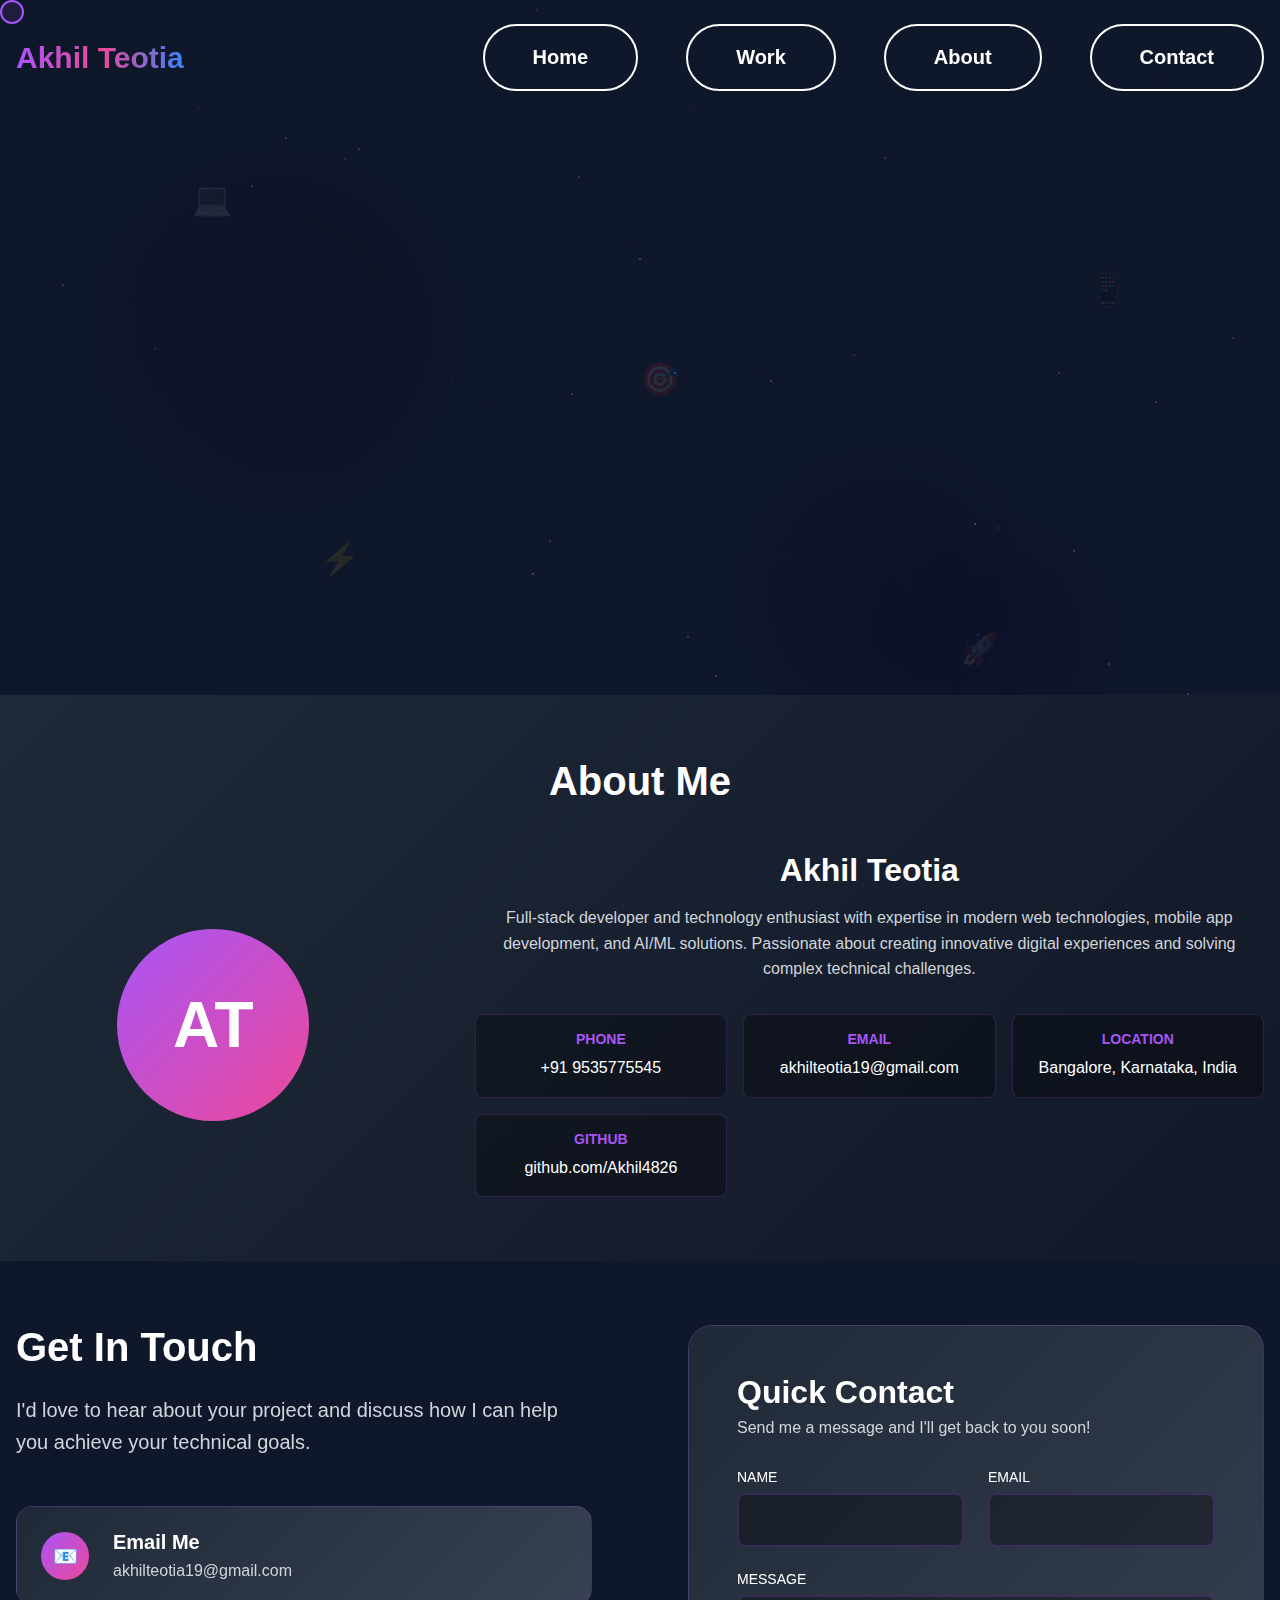
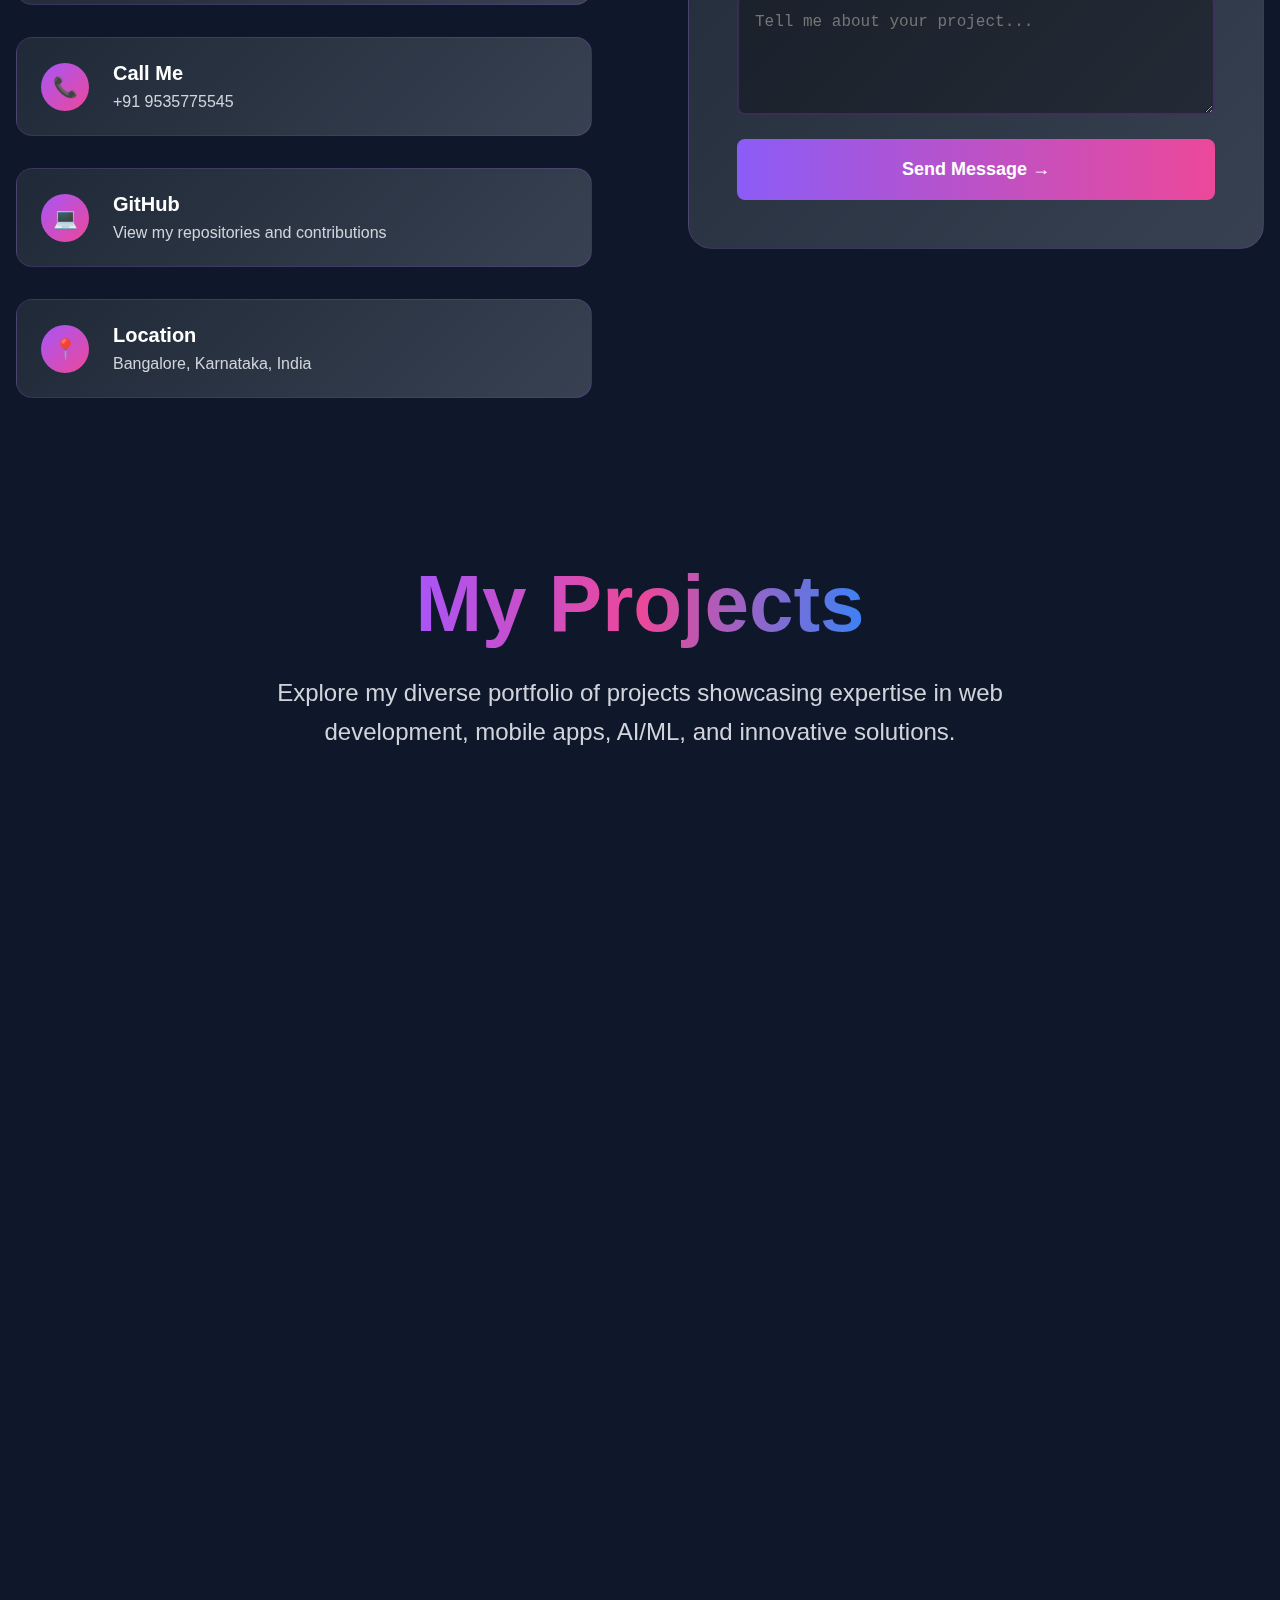
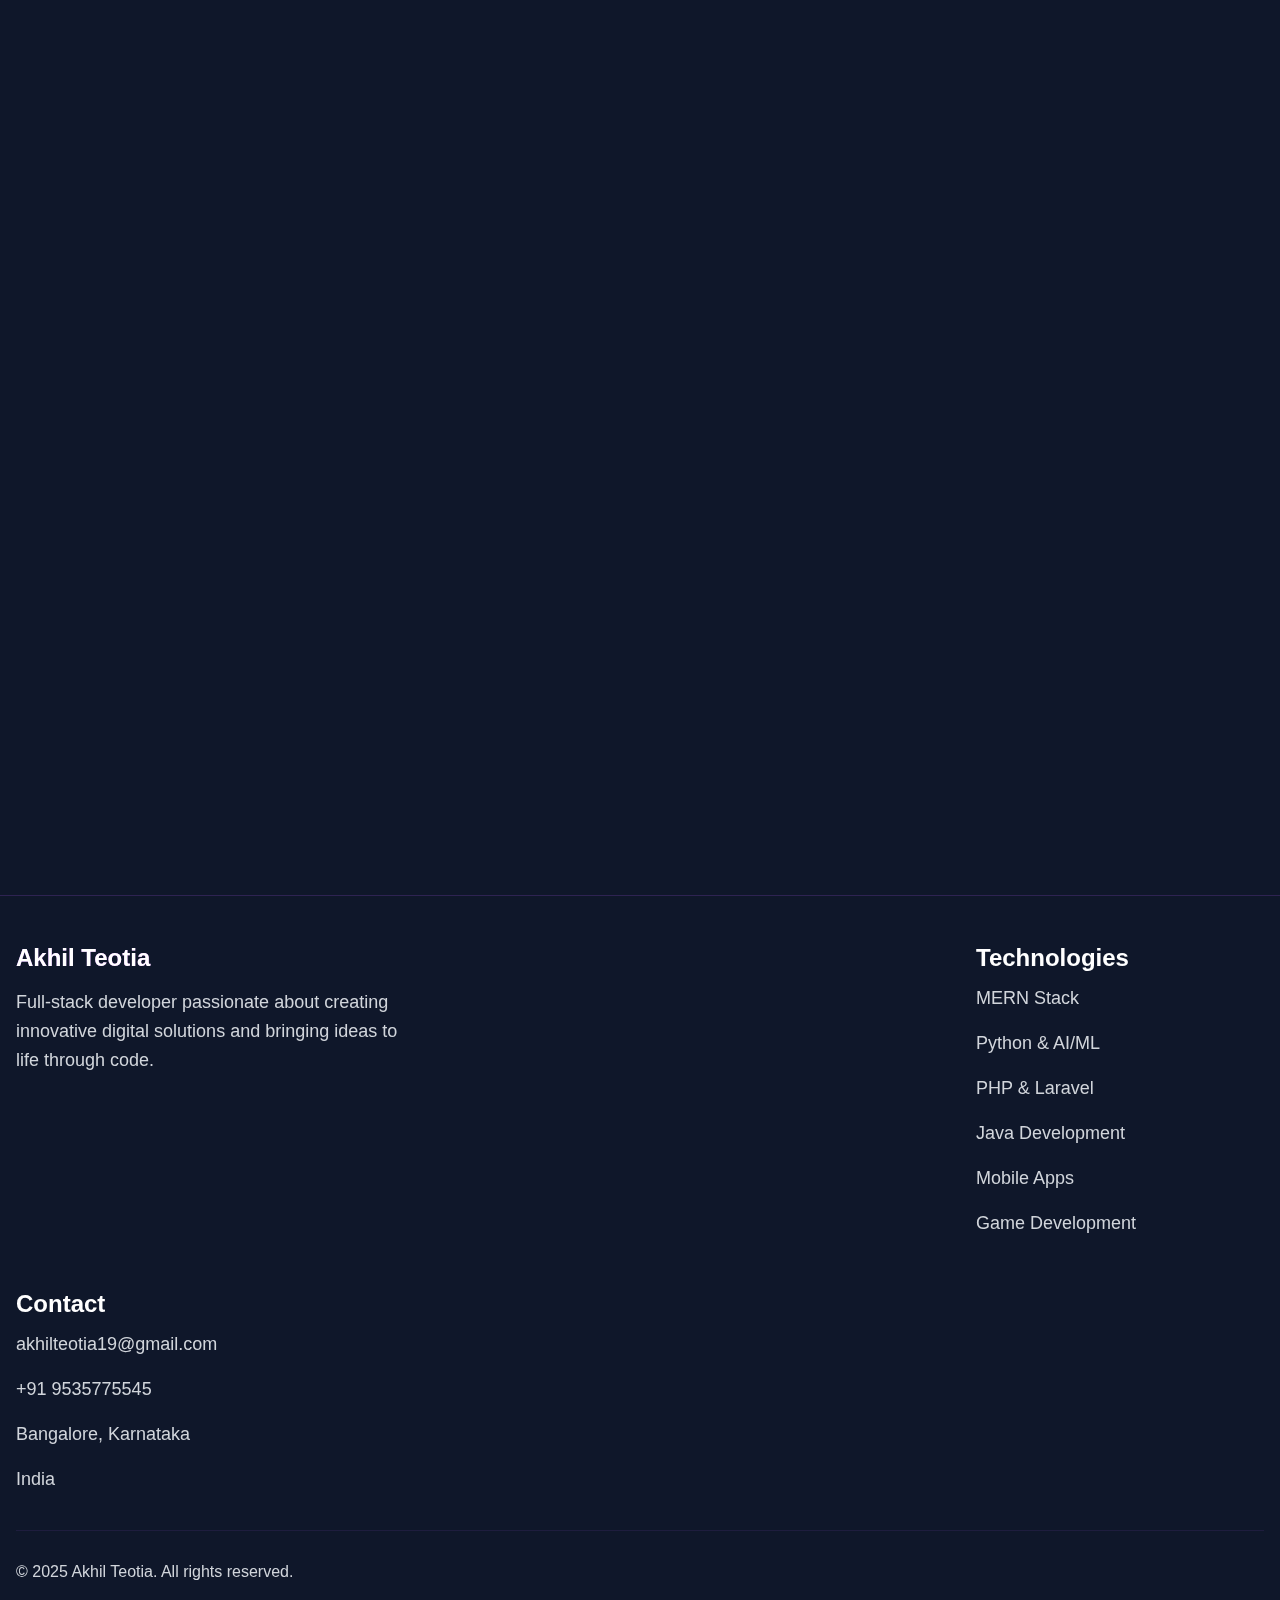
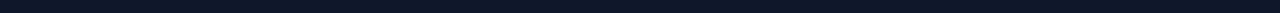
<file: contact.html>
<!DOCTYPE html>
<html lang="en">
<head>
    <meta charset="UTF-8">
    <meta name="viewport" content="width=device-width, initial-scale=1.0">
    <title>Contact & Projects - Akhil Teotia</title>
    
    <!-- Include main script file -->
    <script src="script.js"></script>
    <link rel="stylesheet" href="styles.css">

    
    <style>
        /* Base Styles */
        * {
            margin: 0;
            padding: 0;
            box-sizing: border-box;
        }

        body {
            background: #0f172a;
            color: white;
            font-family: 'Segoe UI', Tahoma, Geneva, Verdana, sans-serif;
            overflow-x: hidden;
        }

        /* Custom Cursor */
        #cursor {
            position: fixed;
            width: 24px;
            height: 24px;
            border: 2px solid #a855f7;
            border-radius: 50%;
            pointer-events: none;
            z-index: 9999;
            transition: transform 0.1s ease;
            background: rgba(168, 85, 247, 0.1);
        }

        /* Particles */
        #particles {
            position: fixed;
            top: 0;
            left: 0;
            width: 100%;
            height: 100%;
            pointer-events: none;
            z-index: 1;
        }

        .particle {
            position: absolute;
            width: 2px;
            height: 2px;
            background: #a855f7;
            border-radius: 50%;
        }

        @keyframes twinkle {
            0%, 100% { opacity: 0.1; transform: scale(1); }
            50% { opacity: 1; transform: scale(1.5); }
        }

    

        .mobile-menu-btn {
            display: none;
            background: transparent;
            border: none;
            color: white;
            font-size: 1.5rem;
            cursor: pointer;
            transition: transform 0.3s ease;
        }

        .mobile-menu {
            display: none;
            position: absolute;
            top: 100%;
            left: 0;
            right: 0;
            background: rgba(15, 23, 42, 0.95);
            backdrop-filter: blur(10px);
            border-bottom: 1px solid rgba(168, 85, 247, 0.2);
            padding: 1rem;
            transform: translateY(-100%);
            opacity: 0;
            transition: all 0.3s ease;
        }

        .mobile-menu.open {
            transform: translateY(0);
            opacity: 1;
        }

        .mobile-menu-item {
            display: block;
            padding: 1rem;
            color: white;
            text-decoration: none;
            border-bottom: 1px solid rgba(168, 85, 247, 0.1);
            transition: all 0.3s ease;
        }

        .mobile-menu-item:hover {
            background: rgba(168, 85, 247, 0.1);
            padding-left: 1.5rem;
        }

        /* Contact Hero Section */
        .contact-hero {
            padding: 12rem 1rem 6rem;
            position: relative;
            text-align: center;
            z-index: 10;
        }

        .contact-hero-title {
            font-size: clamp(3rem, 8vw, 6rem);
            font-weight: bold;
            margin-bottom: 1.5rem;
            opacity: 0;
            transform: translateY(50px);
            animation: fadeInUp 1s ease 0.2s forwards;
        }

        .contact-hero-gradient {
            background: linear-gradient(to right, #a855f7, #ec4899, #3b82f6);
            -webkit-background-clip: text;
            background-clip: text;
            color: transparent;
        }

        .contact-hero-subtitle {
            font-size: 1.5rem;
            color: #d1d5db;
            max-width: 48rem;
            margin: 0 auto 3rem;
            font-weight: 300;
            line-height: 1.6;
            opacity: 0;
            transform: translateY(50px);
            animation: fadeInUp 1s ease 0.4s forwards;
        }

        /* Hero Background Blobs */
        .hero-blob {
            position: absolute;
            border-radius: 50%;
            filter: blur(40px);
            opacity: 0.3;
            animation: float 6s ease-in-out infinite;
        }

        #blob1 {
            width: 300px;
            height: 300px;
            background: linear-gradient(45deg, #a855f7, #ec4899);
            top: 20%;
            left: 10%;
            animation-delay: 0s;
        }

        #blob2 {
            width: 200px;
            height: 200px;
            background: linear-gradient(45deg, #3b82f6, #a855f7);
            top: 60%;
            right: 15%;
            animation-delay: 2s;
        }

        #blob3 {
            width: 250px;
            height: 250px;
            background: linear-gradient(45deg, #ec4899, #3b82f6);
            bottom: 20%;
            left: 60%;
            animation-delay: 4s;
        }

        @keyframes float {
            0%, 100% { transform: translateY(0px) rotate(0deg); }
            50% { transform: translateY(-20px) rotate(5deg); }
        }

        @keyframes fadeInUp {
            to {
                opacity: 1;
                transform: translateY(0);
            }
        }

        /* Contact Form Section */
        .contact-form-section {
            padding: 4rem 1rem;
            position: relative;
            z-index: 10;
        }

        .contact-container {
            max-width: 1280px;
            margin: 0 auto;
            display: grid;
            grid-template-columns: 1fr 1fr;
            gap: 6rem;
            align-items: start;
        }

        .contact-info {
            position: relative;
        }

        .contact-info-title {
            font-size: 2.5rem;
            font-weight: bold;
            margin-bottom: 1.5rem;
            color: white;
        }

        .contact-info-subtitle {
            font-size: 1.25rem;
            color: #d1d5db;
            margin-bottom: 3rem;
            line-height: 1.6;
        }

        .contact-methods {
            display: flex;
            flex-direction: column;
            gap: 2rem;
        }

        .contact-method {
            display: flex;
            align-items: center;
            gap: 1.5rem;
            padding: 1.5rem;
            background: linear-gradient(135deg, #1f2937, #374151);
            border-radius: 1rem;
            border: 1px solid rgba(168, 85, 247, 0.2);
            transition: all 0.3s ease;
            cursor: pointer;
            position: relative;
            overflow: hidden;
        }

        .contact-method:hover {
            transform: translateY(-5px);
            box-shadow: 0 20px 40px -12px rgba(168, 85, 247, 0.3);
            border-color: #a855f7;
        }

        .contact-method-icon {
            width: 3rem;
            height: 3rem;
            background: linear-gradient(135deg, #a855f7, #ec4899);
            border-radius: 50%;
            display: flex;
            align-items: center;
            justify-content: center;
            font-size: 1.25rem;
            transition: transform 0.3s ease;
        }

        .contact-method:hover .contact-method-icon {
            transform: scale(1.1) rotate(10deg);
        }

        .contact-method-info h4 {
            font-size: 1.25rem;
            font-weight: 600;
            margin-bottom: 0.5rem;
            color: white;
        }

        .contact-method-info p {
            color: #d1d5db;
            font-size: 1rem;
        }

        /* Projects Section */
        .projects-section {
            padding: 6rem 1rem;
            position: relative;
            z-index: 10;
        }

        .projects-container {
            max-width: 1280px;
            margin: 0 auto;
        }

        .projects-header {
            text-align: center;
            margin-bottom: 5rem;
        }

        .projects-title {
            font-size: clamp(3rem, 7vw, 5rem);
            font-weight: bold;
            margin-bottom: 1.5rem;
        }

        .projects-title-gradient {
            background: linear-gradient(to right, #a855f7, #ec4899, #3b82f6);
            -webkit-background-clip: text;
            background-clip: text;
            color: transparent;
        }

        .projects-subtitle {
            font-size: 1.5rem;
            color: #d1d5db;
            max-width: 48rem;
            margin: 0 auto;
            font-weight: 300;
            line-height: 1.6;
        }

        .projects-grid {
            display: grid;
            grid-template-columns: repeat(auto-fit, minmax(300px, 1fr));
            gap: 2.5rem;
        }

        .project-card {
            background: linear-gradient(135deg, #1f2937, #374151);
            border-radius: 1.5rem;
            padding: 2rem;
            border: 1px solid rgba(168, 85, 247, 0.2);
            transition: all 0.5s ease;
            cursor: pointer;
            position: relative;
            overflow: hidden;
            opacity: 0;
            transform: translateY(50px);
        }

        .project-card::before {
            content: '';
            position: absolute;
            top: 0;
            left: 0;
            right: 0;
            bottom: 0;
            background: linear-gradient(135deg, rgba(168, 85, 247, 0.1), rgba(236, 72, 153, 0.1));
            opacity: 0;
            transition: opacity 0.3s ease;
        }

        .project-card:hover::before {
            opacity: 1;
        }

        .project-card:hover {
            transform: translateY(-10px) scale(1.02);
            box-shadow: 0 25px 50px -12px rgba(168, 85, 247, 0.3);
        }

        .project-icon {
            width: 5rem;
            height: 5rem;
            background: linear-gradient(135deg, #a855f7, #ec4899);
            border-radius: 50%;
            display: flex;
            align-items: center;
            justify-content: center;
            font-size: 2rem;
            color: white;
            margin-bottom: 1.5rem;
            position: relative;
            z-index: 10;
            transition: transform 0.3s ease;
        }

        .project-card:hover .project-icon {
            transform: scale(1.1) rotate(5deg);
        }

        .project-name {
            font-size: 1.5rem;
            font-weight: bold;
            color: white;
            margin-bottom: 0.5rem;
            position: relative;
            z-index: 10;
        }

        .project-tech {
            color: #a855f7;
            font-size: 1rem;
            font-weight: 500;
            margin-bottom: 1rem;
            position: relative;
            z-index: 10;
        }

        .project-description {
            color: #d1d5db;
            line-height: 1.6;
            margin-bottom: 1.5rem;
            position: relative;
            z-index: 10;
        }

        .project-skills {
            display: flex;
            flex-wrap: wrap;
            gap: 0.5rem;
            margin-bottom: 1.5rem;
            position: relative;
            z-index: 10;
        }

        .skill-tag {
            background: rgba(168, 85, 247, 0.2);
            color: #a855f7;
            padding: 0.25rem 0.75rem;
            border-radius: 9999px;
            font-size: 0.75rem;
            font-weight: 500;
            border: 1px solid rgba(168, 85, 247, 0.3);
        }

        .project-links {
            display: flex;
            gap: 1rem;
            position: relative;
            z-index: 10;
        }

        .project-link-btn {
            padding: 0.5rem 1rem;
            background: rgba(168, 85, 247, 0.2);
            border: 1px solid rgba(168, 85, 247, 0.3);
            border-radius: 0.5rem;
            color: #a855f7;
            text-decoration: none;
            font-size: 0.875rem;
            cursor: pointer;
            transition: all 0.3s ease;
        }

        .project-link-btn:hover {
            background: #a855f7;
            color: white;
            transform: translateY(-2px);
        }

        /* About Section */
        .about-section {
            padding: 4rem 1rem;
            background: linear-gradient(135deg, #1f2937, #111827);
            position: relative;
            z-index: 10;
        }

        .about-container {
            max-width: 1280px;
            margin: 0 auto;
            text-align: center;
        }

        .about-title {
            font-size: 2.5rem;
            font-weight: bold;
            margin-bottom: 2rem;
            color: white;
        }

        .about-content {
            display: grid;
            grid-template-columns: 1fr 2fr;
            gap: 4rem;
            align-items: center;
            margin-top: 3rem;
        }

        .about-avatar {
            width: 12rem;
            height: 12rem;
            background: linear-gradient(135deg, #a855f7, #ec4899);
            border-radius: 50%;
            display: flex;
            align-items: center;
            justify-content: center;
            font-size: 4rem;
            font-weight: bold;
            color: white;
            margin: 0 auto;
            transition: transform 0.3s ease;
        }

        .about-avatar:hover {
            transform: scale(1.05) rotate(5deg);
        }

        .about-info h3 {
            font-size: 2rem;
            color: white;
            margin-bottom: 1rem;
        }

        .about-info p {
            color: #d1d5db;
            line-height: 1.6;
            margin-bottom: 2rem;
        }

        .contact-details {
            display: grid;
            grid-template-columns: repeat(auto-fit, minmax(200px, 1fr));
            gap: 1rem;
            margin-top: 2rem;
        }

        .contact-detail {
            background: rgba(0, 0, 0, 0.3);
            padding: 1rem;
            border-radius: 0.5rem;
            border: 1px solid rgba(168, 85, 247, 0.2);
            transition: all 0.3s ease;
        }

        .contact-detail:hover {
            border-color: #a855f7;
            transform: translateY(-2px);
        }

        .contact-detail h5 {
            color: #a855f7;
            font-size: 0.875rem;
            margin-bottom: 0.5rem;
            text-transform: uppercase;
        }

        .contact-detail p {
            color: white;
            margin: 0;
        }

        /* Footer Styles */
        .footer {
            background: #0f172a;
            padding: 3rem 1rem 2rem;
            border-top: 1px solid rgba(168, 85, 247, 0.2);
            position: relative;
            z-index: 10;
        }

        .footer-content {
            max-width: 1280px;
            margin: 0 auto;
        }

        .footer-grid {
            display: grid;
            grid-template-columns: 2fr 1fr 1fr;
            gap: 3rem;
            margin-bottom: 2rem;
        }

        .footer-brand .footer-logo {
            font-size: 1.5rem;
            font-weight: bold;
            color: white;
            margin-bottom: 1rem;
        }

        .footer-description {
            color: #d1d5db;
            margin-bottom: 1.5rem;
        }

        .footer-section h4 {
            color: white;
            margin-bottom: 1rem;
        }

        .footer-links {
            list-style: none;
            padding: 0;
            margin: 0;
        }

        .footer-link {
            color: #d1d5db;
            margin-bottom: 0.5rem;
            cursor: pointer;
            transition: color 0.3s ease;
        }

        .footer-link:hover {
            color: #a855f7;
        }

        .footer-contact {
            list-style: none;
            padding: 0;
            margin: 0;
        }

        .footer-contact li {
            color: #d1d5db;
            margin-bottom: 0.5rem;
        }

        .footer-bottom {
            text-align: center;
            padding-top: 2rem;
            border-top: 1px solid rgba(168, 85, 247, 0.1);
            color: #d1d5db;
        }

        /* Form Styles */
        .contact-form {
            background: linear-gradient(135deg, #1f2937, #374151);
            padding: 3rem;
            border-radius: 1.5rem;
            border: 1px solid rgba(168, 85, 247, 0.2);
        }

        .contact-form h3 {
            font-size: 2rem;
            font-weight: bold;
            margin-bottom: 0.5rem;
            color: white;
        }

        .contact-form > p {
            color: #d1d5db;
            margin-bottom: 2rem;
        }

        .form-group {
            display: grid;
            grid-template-columns: 1fr 1fr;
            gap: 1.5rem;
            margin-bottom: 1.5rem;
        }

        .form-field {
            display: flex;
            flex-direction: column;
        }

        .form-field label {
            color: white;
            font-weight: 500;
            margin-bottom: 0.5rem;
            display: block;
            font-size: 0.875rem;
            text-transform: uppercase;
        }

        .form-field input,
        .form-field textarea {
            background: rgba(0, 0, 0, 0.3);
            border: 2px solid rgba(168, 85, 247, 0.2);
            border-radius: 0.5rem;
            padding: 1rem;
            color: white;
            font-size: 1rem;
            width: 100%;
            box-sizing: border-box;
            transition: border-color 0.3s ease;
        }

        .form-field input:focus,
        .form-field textarea:focus {
            outline: none;
            border-color: #a855f7;
        }

        .form-field textarea {
            min-height: 120px;
            resize: vertical;
        }

        .submit-btn {
            width: 100%;
            background: linear-gradient(to right, #8b5cf6, #ec4899);
            color: white;
            padding: 1.25rem;
            border: none;
            border-radius: 0.5rem;
            font-weight: bold;
            font-size: 1.125rem;
            cursor: pointer;
            transition: all 0.3s ease;
        }

        .submit-btn:hover {
            transform: translateY(-2px);
            box-shadow: 0 10px 20px rgba(168, 85, 247, 0.3);
        }

        /* Floating elements */
        .floating-elements {
            position: fixed;
            top: 0;
            left: 0;
            width: 100%;
            height: 100%;
            pointer-events: none;
            z-index: 2;
        }

        .floating-element {
            position: absolute;
            font-size: 2rem;
            opacity: 0.1;
            animation: float 6s infinite ease-in-out;
        }

        /* Responsive Design */
        @media (max-width: 768px) {
            .nav-menu {
                display: none;
            }
            
            .mobile-menu-btn {
                display: block;
            }

            .mobile-menu {
                display: block;
            }

            .contact-container {
                grid-template-columns: 1fr;
                gap: 3rem;
            }

            .about-content {
                grid-template-columns: 1fr;
                gap: 2rem;
            }

            .projects-grid {
                grid-template-columns: 1fr;
            }

            .contact-details {
                grid-template-columns: 1fr;
            }

            .form-group {
                grid-template-columns: 1fr;
            }

            .footer-grid {
                grid-template-columns: 1fr;
                gap: 2rem;
            }

            .contact-hero {
                padding: 10rem 1rem 4rem;
            }
        }

        /* Testimonial Styles for Compatibility */
        .testimonial-card {
            opacity: 0;
            transform: translateY(50px);
        }

        .cta-content {
            opacity: 0;
            transform: translateY(50px);
        }

        .service-card {
            opacity: 0;
            transform: translateY(50px);
        }

        /* Stats Counter */
        .stat-number {
            font-weight: bold;
            color: #a855f7;
        }
    </style>
</head>
<body>
    <!-- Custom Cursor -->
    <div id="cursor"></div>

    <!-- Particles -->
    <div id="particles"></div>

    <!-- Hero Background Blobs -->
    <div class="hero-blob" id="blob1"></div>
    <div class="hero-blob" id="blob2"></div>
    <div class="hero-blob" id="blob3"></div>

    <!-- Floating Elements -->
    <div class="floating-elements">
        <div class="floating-element" style="left: 15%; top: 20%; animation-delay: 0s;">💻</div>
        <div class="floating-element" style="left: 85%; top: 30%; animation-delay: 2s;">📱</div>
        <div class="floating-element" style="left: 25%; top: 60%; animation-delay: 4s;">⚡</div>
        <div class="floating-element" style="left: 75%; top: 70%; animation-delay: 1s;">🚀</div>
        <div class="floating-element" style="left: 50%; top: 40%; animation-delay: 3s;">🎯</div>
    </div>

   <!-- Navigation -->
   <nav class="nav" id="nav">
    <div class="nav-container">
        <div class="nav-content">
            <div class="logo">Akhil Teotia</div>
            
            <ul class="nav-menu">
                <li class="nav-item">
                    <button class="btn-secondary" onclick="location.href='index.html'">
                        <span>Home</span>
                    </button>
                </li>
                <li class="nav-item">
                    <button class="btn-secondary" onclick="location.href='work.html'">
                        <span>Work</span>
                    </button>
                </li>
                <li class="nav-item">
                    <button class="btn-secondary" onclick="location.href='about.html'">
                        <span>About</span>
                    </button>
                </li>
                <li class="nav-item">
                    <button class="btn-secondary" onclick="location.href='contact.html'">
                        <span>Contact</span>
                    </button>
                </li>
            </ul>

            <button class="mobile-menu-btn" id="mobileMenuBtn">
                <span id="menuIcon">☰</span>
            </button>
        </div>

        <div class="mobile-menu" id="mobileMenu">
            <div class="mobile-menu-content">
                <button class="btn-secondary mobile-menu-item" onclick="location.href='home.html'">Home</button>
                <button class="btn-secondary mobile-menu-item" onclick="location.href='work.html'">Work</button>
                <button class="btn-secondary mobile-menu-item" onclick="location.href='about.html'">About</button>
                <button class="btn-secondary mobile-menu-item" onclick="location.href='contact.html'">Contact</button>
            </div>
        </div>
    </div>
</nav>
    <!-- Contact Hero Section -->
    <section class="contact-hero" id="heroContent">
        <h1 class="contact-hero-title">
            <span class="contact-hero-gradient">Let's Build</span><br>
            Something Amazing
        </h1>
        <p class="contact-hero-subtitle">
            Ready to bring your ideas to life? Get in touch and let's discuss how we can create innovative solutions together using cutting-edge technology and creative problem-solving.
        </p>
    </section>

    <!-- About Section -->
    <section class="about-section">
        <div class="about-container">
            <h2 class="about-title">About Me</h2>
            <div class="about-content">
                <div class="about-avatar">AT</div>
                <div class="about-info">
                    <h3>Akhil Teotia</h3>
                    <p>
                        Full-stack developer and technology enthusiast with expertise in modern web technologies, mobile app development, and AI/ML solutions. Passionate about creating innovative digital experiences and solving complex technical challenges.
                    </p>
                    <div class="contact-details">
                        <div class="contact-detail">
                            <h5>Phone</h5>
                            <p>+91 9535775545</p>
                        </div>
                        <div class="contact-detail">
                            <h5>Email</h5>
                            <p>akhilteotia19@gmail.com</p>
                        </div>
                        <div class="contact-detail">
                            <h5>Location</h5>
                            <p>Bangalore, Karnataka, India</p>
                        </div>
                        <div class="contact-detail">
                            <h5>GitHub</h5>
                            <p>github.com/Akhil4826</p>
                        </div>
                    </div>
                </div>
            </div>
        </div>
    </section>

    <!-- Contact Methods Section -->
    <section class="contact-form-section">
        <div class="contact-container">
            <!-- Contact Information -->
            <div class="contact-info">
                <h2 class="contact-info-title">Get In Touch</h2>
                <p class="contact-info-subtitle">
                    I'd love to hear about your project and discuss how I can help you achieve your technical goals.
                </p>

                <div class="contact-methods">
                    <div class="contact-method" onclick="window.open('mailto:akhilteotia19@gmail.com')">
                        <div class="contact-method-icon">📧</div>
                        <div class="contact-method-info">
                            <h4>Email Me</h4>
                            <p>akhilteotia19@gmail.com</p>
                        </div>
                    </div>

                    <div class="contact-method" onclick="window.open('tel:+919535775545')">
                        <div class="contact-method-icon">📞</div>
                        <div class="contact-method-info">
                            <h4>Call Me</h4>
                            <p>+91 9535775545</p>
                        </div>
                    </div>

                    <div class="contact-method" onclick="window.open('https://github.com/Akhil4826', '_blank')">
                        <div class="contact-method-icon">💻</div>
                        <div class="contact-method-info">
                            <h4>GitHub</h4>
                            <p>View my repositories and contributions</p>
                        </div>
                    </div>

                    <div class="contact-method">
                        <div class="contact-method-icon">📍</div>
                        <div class="contact-method-info">
                            <h4>Location</h4>
                            <p>Bangalore, Karnataka, India</p>
                        </div>
                    </div>
                </div>
            </div>

            <!-- Quick Contact Form -->
            <div class="contact-form">
                <h3>Quick Contact</h3>
                <p>Send me a message and I'll get back to you soon!</p>

                <form id="contactForm">
                    <div class="form-group">
                        <div class="form-field">
                            <label>Name</label>
                            <input type="text" name="name" required>
                        </div>
                        <div class="form-field">
                            <label>Email</label>
                            <input type="email" name="email" required>
                        </div>
                    </div>
                    
                    <div class="form-field" style="margin-bottom: 1.5rem;">
                        <label>Message</label>
                        <textarea name="message" placeholder="Tell me about your project..." required></textarea>
                    </div>

                    <button type="submit" class="submit-btn">
                        Send Message →
                    </button>
                </form>
            </div>
        </div>
    </section>

    <!-- Projects Section -->
    <section class="projects-section">
        <div class="projects-container">
            <div class="projects-header">
                <h2 class="projects-title">
                    <span class="projects-title-gradient">My Projects</span>
                </h2>
                <p class="projects-subtitle">
                    Explore my diverse portfolio of projects showcasing expertise in web development, mobile apps, AI/ML, and innovative solutions.
                </p>
            </div>

            <div class="projects-grid">
                <!-- TuteDude FriendDude App -->
                <div class="project-card service-card">
                    <div class="project-icon">🌐</div>
                    <h3 class="project-name">TuteDude FriendDude App</h3>
                    <p class="project-tech">MERN Stack • TypeScript</p>
                    <p class="project-description">
                        A comprehensive social media platform built with MERN stack, enabling users to connect, share posts, manage friend requests, and discover recommendations through an intuitive interface.
                    </p>
                    <div class="project-skills">
                        <span class="skill-tag">React</span>
                        <span class="skill-tag">Node.js</span>
                        <span class="skill-tag">MongoDB</span>
                        <span class="skill-tag">TypeScript</span>
                        <span class="skill-tag">Express</span>
                    </div>
                    <div class="project-links">
                        <a href="https://github.com/Akhil4826/TuteDude_FriendDude-App" target="_blank" class="project-link-btn">View Code</a>
                    </div>
                </div>

                <!-- EduQuest E-Learning Platform -->
                <div class="project-card service-card">
                    <div class="project-icon">📚</div>
                    <h3 class="project-name">EduQuest E-Learning Platform</h3>
                    <p class="project-tech">PHP • MySQL</p>
                    <p class="project-description">
                        A comprehensive e-learning management system designed to facilitate online education with features for course management, student tracking, and interactive learning modules.
                    </p>
                    <div class="project-skills">
                        <span class="skill-tag">PHP</span>
                        <span class="skill-tag">MySQL</span>
                        <span class="skill-tag">HTML/CSS</span>
                        <span class="skill-tag">JavaScript</span>
                    </div>
                    <div class="project-links">
                        <a href="https://github.com/Akhil4826/EduQuest-Elearn" target="_blank" class="project-link-btn">View Code</a>
                    </div>
                </div>

                <!-- AI Chatbot -->
                <div class="project-card service-card">
                    <div class="project-icon">🤖</div>
                    <h3 class="project-name">AI Chatbot</h3>
                    <p class="project-tech">Python • Machine Learning</p>
                    <p class="project-description">
                        An intelligent chatbot system built with Python, leveraging natural language processing and machine learning algorithms to provide conversational AI capabilities.
                    </p>
                    <div class="project-skills">
                        <span class="skill-tag">Python</span>
                        <span class="skill-tag">NLP</span>
                        <span class="skill-tag">Machine Learning</span>
                        <span class="skill-tag">TensorFlow</span>
                    </div>
                    <div class="project-links">
                        <a href="https://github.com/Akhil4826/AI-Chatbot" target="_blank" class="project-link-btn">View Code</a>
                    </div>
                </div>

                <!-- Mobile Game -->
                <div class="project-card service-card">
                    <div class="project-icon">🎮</div>
                    <h3 class="project-name">Story Mode Game</h3>
                    <p class="project-tech">C++ • Mobile Development</p>
                    <p class="project-description">
                        A simple yet engaging story-mode mobile game developed in C++, featuring interactive storytelling and immersive gameplay mechanics.
                    </p>
                    <div class="project-skills">
                        <span class="skill-tag">C++</span>
                        <span class="skill-tag">Game Development</span>
                        <span class="skill-tag">Mobile</span>
                        <span class="skill-tag">UI/UX</span>
                    </div>
                    <div class="project-links">
                        <a href="https://github.com/Akhil4826/Mobile-Application-A-simple-Story-mode-game-" target="_blank" class="project-link-btn">View Code</a>
                    </div>
                </div>

                <!-- Online Placement Management System -->
                <div class="project-card service-card">
                    <div class="project-icon">💼</div>
                    <h3 class="project-name">Placement Management System</h3>
                    <p class="project-tech">PHP • MySQL</p>
                    <p class="project-description">
                        A comprehensive web-based system designed to streamline placement activities in educational institutions, managing student profiles, company requirements, and recruitment processes.
                    </p>
                    <div class="project-skills">
                        <span class="skill-tag">PHP</span>
                        <span class="skill-tag">MySQL</span>
                        <span class="skill-tag">Web Development</span>
                        <span class="skill-tag">Database Design</span>
                    </div>
                    <div class="project-links">
                        <a href="https://github.com/Akhil4826/Online-Placement-Management-System" target="_blank" class="project-link-btn">View Code</a>
                    </div>
                </div>

                <!-- Milk Cooperative Management System -->
                <div class="project-card service-card">
                    <div class="project-icon">🥛</div>
                    <h3 class="project-name">Milk Cooperative Management</h3>
                    <p class="project-tech">Java • Database</p>
                    <p class="project-description">
                        A robust management system for milk cooperatives, handling member registration, milk collection tracking, payment processing, and inventory management.
                    </p>
                    <div class="project-skills">
                        <span class="skill-tag">Java</span>
                        <span class="skill-tag">Database</span>
                        <span class="skill-tag">Desktop App</span>
                        <span class="skill-tag">System Design</span>
                    </div>
                    <div class="project-links">
                        <a href="https://github.com/Akhil4826/Milk-Co-operative-Management-System" target="_blank" class="project-link-btn">View Code</a>
                    </div>
                </div>

                <!-- Tic Tac Toe Game -->
                <div class="project-card service-card">
                    <div class="project-icon">⭕</div>
                    <h3 class="project-name">Tic Tac Toe Game</h3>
                    <p class="project-tech">JavaScript • Web</p>
                    <p class="project-description">
                        A classic Tic Tac Toe game implementation using vanilla JavaScript, featuring responsive design, game logic, and interactive user interface.
                    </p>
                    <div class="project-skills">
                        <span class="skill-tag">JavaScript</span>
                        <span class="skill-tag">HTML5</span>
                        <span class="skill-tag">CSS3</span>
                        <span class="skill-tag">Game Logic</span>
                    </div>
                    <div class="project-links">
                        <a href="https://github.com/Akhil4826/Tic-Tac-Toe" target="_blank" class="project-link-btn">View Code</a>
                    </div>
                </div>

                <!-- Python ML Projects -->
                <div class="project-card service-card">
                    <div class="project-icon">🐍</div>
                    <h3 class="project-name">Python Machine Learning</h3>
                    <p class="project-tech">Python • Machine Learning</p>
                    <p class="project-description">
                        A collection of machine learning projects and algorithms implemented in Python, showcasing various ML techniques and data analysis methods.
                    </p>
                    <div class="project-skills">
                        <span class="skill-tag">Python</span>
                        <span class="skill-tag">Scikit-learn</span>
                        <span class="skill-tag">Pandas</span>
                        <span class="skill-tag">NumPy</span>
                    </div>
                    <div class="project-links">
                        <a href="https://github.com/Akhil4826/Python-ML" target="_blank" class="project-link-btn">View Code</a>
                    </div>
                </div>

                <!-- Laravel Project -->
                <div class="project-card service-card">
                    <div class="project-icon">🔧</div>
                    <h3 class="project-name">Laravel Simple Project</h3>
                    <p class="project-tech">PHP • Laravel</p>
                    <p class="project-description">
                        A web application built with Laravel framework, demonstrating modern PHP development practices, MVC architecture, and clean code principles.
                    </p>
                    <div class="project-skills">
                        <span class="skill-tag">Laravel</span>
                        <span class="skill-tag">PHP</span>
                        <span class="skill-tag">MVC</span>
                        <span class="skill-tag">Eloquent ORM</span>
                    </div>
                    <div class="project-links">
                        <a href="https://github.com/Akhil4826/laravel-project-simple-" target="_blank" class="project-link-btn">View Code</a>
                    </div>
                </div>
            </div>
        </div>
    </section>

    <!-- Footer -->
    <footer class="footer">
        <div class="footer-content">
            <div class="footer-grid">
                <div class="footer-brand">
                    <div class="footer-logo">Akhil Teotia</div>
                    <p class="footer-description">
                        Full-stack developer passionate about creating innovative digital solutions and bringing ideas to life through code.
                    </p>
                </div>
                
                <div class="footer-section">
                    <h4>Technologies</h4>
                    <ul class="footer-links">
                        <li class="footer-link">MERN Stack</li>
                        <li class="footer-link">Python & AI/ML</li>
                        <li class="footer-link">PHP & Laravel</li>
                        <li class="footer-link">Java Development</li>
                        <li class="footer-link">Mobile Apps</li>
                        <li class="footer-link">Game Development</li>
                    </ul>
                </div>
                
                <div class="footer-section">
                    <h4>Contact</h4>
                    <ul class="footer-contact">
                        <li>akhilteotia19@gmail.com</li>
                        <li>+91 9535775545</li>
                        <li>Bangalore, Karnataka</li>
                        <li>India</li>
                    </ul>
                </div>
            </div>
            
            <div class="footer-bottom">
                <p style="margin: 0;">
                    &copy; 2025 Akhil Teotia. All rights reserved.
                </p>
            </div>
        </div>
    </footer>

    <script>

        // Contact Page Specific Functions
        function initContactPage() {
            // Form Handling
            const contactForm = document.getElementById('contactForm');
            if (contactForm) {
                contactForm.addEventListener('submit', function(e) {
                    e.preventDefault();
                    
                    const submitBtn = contactForm.querySelector('button[type="submit"]');
                    const originalText = submitBtn.innerHTML;
                    
                    submitBtn.innerHTML = 'Sending...';
                    submitBtn.disabled = true;
                    
                    // Simulate form submission
                    setTimeout(() => {
                        submitBtn.innerHTML = 'Message Sent! ✓';
                        submitBtn.style.background = 'linear-gradient(to right, #10b981, #059669)';
                        
                        showNotification('Thank you! I\'ll get back to you soon.', 'success');
                        
                        setTimeout(() => {
                            contactForm.reset();
                            submitBtn.innerHTML = originalText;
                            submitBtn.disabled = false;
                            submitBtn.style.background = 'linear-gradient(to right, #8b5cf6, #ec4899)';
                        }, 3000);
                    }, 2000);
                });
            }
            
            // Contact Method Click Handlers with Ripple Effect
            const contactMethods = document.querySelectorAll('.contact-method');
            contactMethods.forEach(method => {
                method.addEventListener('click', function() {
                    // Add ripple effect
                    const ripple = document.createElement('div');
                    ripple.style.cssText = `
                        position: absolute;
                        border-radius: 50%;
                        background: rgba(168, 85, 247, 0.3);
                        transform: scale(0);
                        animation: ripple 0.6s linear;
                        pointer-events: none;
                    `;
                    
                    const rect = this.getBoundingClientRect();
                    const size = Math.max(rect.width, rect.height);
                    ripple.style.width = ripple.style.height = size + 'px';
                    ripple.style.left = (rect.width / 2 - size / 2) + 'px';
                    ripple.style.top = (rect.height / 2 - size / 2) + 'px';
                    
                    this.style.position = 'relative';
                    this.appendChild(ripple);
                    
                    setTimeout(() => {
                        ripple.remove();
                    }, 600);
                });
            });
        }

        // Notification System
        function showNotification(message, type = 'info') {
            const notification = document.createElement('div');
            notification.style.cssText = `
                position: fixed;
                top: 2rem;
                right: 2rem;
                background: ${type === 'success' ? 'linear-gradient(135deg, #10b981, #059669)' : 'linear-gradient(135deg, #8b5cf6, #ec4899)'};
                color: white;
                padding: 1rem 1.5rem;
                border-radius: 0.5rem;
                box-shadow: 0 10px 25px -5px rgba(0, 0, 0, 0.3);
                z-index: 1000;
                transform: translateX(100%);
                transition: transform 0.3s ease;
                max-width: 20rem;
            `;
            
            notification.innerHTML = `
                <div style="display: flex; align-items: center; gap: 0.5rem;">
                    <span>${type === 'success' ? '✓' : 'ℹ'}</span>
                    <span>${message}</span>
                </div>
            `;
            
            document.body.appendChild(notification);
            
            setTimeout(() => {
                notification.style.transform = 'translateX(0)';
            }, 100);
            
            setTimeout(() => {
                notification.style.transform = 'translateX(100%)';
                setTimeout(() => {
                    notification.remove();
                }, 300);
            }, 5000);
        }

        // Easter eggs and hidden features
        function initEasterEggs() {
            let konamiCode = [];
            const konamiSequence = [38, 38, 40, 40, 37, 39, 37, 39, 66, 65]; // Up Up Down Down Left Right Left Right B A
            
            document.addEventListener('keydown', (e) => {
                konamiCode.push(e.keyCode);
                if (konamiCode.length > konamiSequence.length) {
                    konamiCode.shift();
                }
                
                if (konamiCode.length === konamiSequence.length && 
                    konamiCode.every((code, index) => code === konamiSequence[index])) {
                    // Activate easter egg
                    document.body.style.filter = 'hue-rotate(180deg)';
                    showNotification('🎉 Easter egg activated!', 'success');
                    setTimeout(() => {
                        document.body.style.filter = '';
                    }, 3000);
                }
            });
        }

        // Resize handler
        function handleResize() {
            // Reinitialize particles on resize
            const particlesContainer = document.getElementById('particles');
            if (particlesContainer) {
                particlesContainer.innerHTML = '';
                initParticles();
            }
        }

        // Error handling
        function handleErrors() {
            window.addEventListener('error', (e) => {
                console.error('An error occurred:', e.error);
            });
        }

        // Performance optimization
        function optimizePerformance() {
            // Throttle scroll events
            let ticking = false;
            function updateOnScroll() {
                if (!ticking) {
                    requestAnimationFrame(() => {
                        ticking = false;
                    });
                    ticking = true;
                }
            }
            
            window.addEventListener('scroll', updateOnScroll);
            
            // Debounce resize events
            let resizeTimeout;
            window.addEventListener('resize', () => {
                clearTimeout(resizeTimeout);
                resizeTimeout = setTimeout(handleResize, 250);
            });
        }

        // Cleanup function for memory management
        function cleanup() {
            particles.forEach(particle => {
                if (particle.element && particle.element.parentNode) {
                    particle.element.parentNode.removeChild(particle.element);
                }
            });
            particles = [];
        }

        // Main initialization function
        function init() {
            // Check if DOM is loaded
            if (document.readyState === 'loading') {
                document.addEventListener('DOMContentLoaded', init);
                return;
            }
            
            try {
                // Initialize all components
                initParticles();
                initCursor();
                initNavigation();
                initHero();
                initServices();
                initButtons();
                initScrollAnimations();
                initStatsCounter();
                initParallax();
                initContactPage();
                initEasterEggs();
                optimizePerformance();
                handleErrors();
                
                // Start particle animation
                function animate() {
                    animateParticles();
                    requestAnimationFrame(animate);
                }
                animate();
                
                console.log('Contact page initialized successfully! 🚀');
                
            } catch (error) {
                console.error('Initialization error:', error);
            }
        }

        // Handle page visibility change
        document.addEventListener('visibilitychange', () => {
            if (document.hidden) {
                // Pause animations when page is not visible
                document.body.style.animationPlayState = 'paused';
            } else {
                // Resume animations when page becomes visible
                document.body.style.animationPlayState = 'running';
            }
        });

        // Handle page unload
        window.addEventListener('beforeunload', cleanup);

        // Add CSS animation for ripple effect
        const style = document.createElement('style');
        style.textContent = `
            @keyframes ripple {
                to {
                    transform: scale(4);
                    opacity: 0;
                }
            }
        `;
        document.head.appendChild(style);

        // Start initialization
        init();
    </script>
</body>
</html>
</file>
<file: styles.css>
* {
    margin: 0;
    padding: 0;
    box-sizing: border-box;
}

html {
    scroll-behavior: smooth;
}

body {
    font-family: -apple-system, BlinkMacSystemFont, 'Segoe UI', Roboto, sans-serif;
    background: #000;
    color: #fff;
    overflow-x: hidden;
    cursor: none;
}

/* Custom Animations */
@keyframes gradient-x {
    0%, 100% { 
        background-size: 200% 200%; 
        background-position: left center; 
    }
    50% { 
        background-size: 200% 200%; 
        background-position: right center; 
    }
}

@keyframes float {
    0%, 100% { 
        transform: translateY(0px) rotate(0deg); 
    }
    33% { 
        transform: translateY(-10px) rotate(1deg); 
    }
    66% { 
        transform: translateY(-5px) rotate(-1deg); 
    }
}

@keyframes slide-right {
    0% { 
        transform: translateX(-100%); 
        opacity: 0; 
    }
    50% { 
        opacity: 1; 
    }
    100% { 
        transform: translateX(400%); 
        opacity: 0; 
    }
}

@keyframes slide-left {
    0% { 
        transform: translateX(100%); 
        opacity: 0; 
    }
    50% { 
        opacity: 1; 
    }
    100% { 
        transform: translateX(-400%); 
        opacity: 0; 
    }
}

@keyframes twinkle {
    0%, 100% { 
        opacity: 0.1; 
        transform: scale(1); 
    }
    50% { 
        opacity: 1; 
        transform: scale(1.5); 
    }
}

@keyframes pulse {
    0%, 100% { opacity: 0.3; }
    50% { opacity: 0.5; }
}

@keyframes bounce {
    0%, 100% { transform: translateY(0); }
    50% { transform: translateY(-10px); }
}

/* Utility Classes */
.animate-gradient-x {
    animation: gradient-x 4s ease infinite;
}

.animate-float {
    animation: float 3s ease-in-out infinite;
}

.animate-slide-right {
    animation: slide-right 3s ease-in-out infinite;
}

.animate-slide-left {
    animation: slide-left 3s ease-in-out infinite 1.5s;
}

.animate-pulse {
    animation: pulse 2s ease-in-out infinite;
}

.animate-bounce {
    animation: bounce 2s ease-in-out infinite;
}

/* Custom Cursor */
.cursor {
    position: fixed;
    width: 24px;
    height: 24px;
    border: 2px solid #a855f7;
    border-radius: 50%;
    pointer-events: none;
    z-index: 9999;
    mix-blend-mode: difference;
    transition: all 0.3s ease-out;
}

/* Floating Particles */
.particles-container {
    position: fixed;
    inset: 0;
    pointer-events: none;
    z-index: 10;
}

.particle {
    position: absolute;
    width: 4px;
    height: 4px;
    background: #a855f7;
    border-radius: 50%;
}

/* Floating Elements */
.floating-elements {
    position: fixed;
    inset: 0;
    pointer-events: none;
    z-index: 5;
}

.floating-element {
    position: absolute;
    font-size: 3rem;
    opacity: 0.1;
}

/* Navigation */
.nav {
    position: fixed;
    top: 0;
    width: 100%;
    z-index: 50;
    transition: all 0.5s ease;
}

.nav.scrolled {
    background: rgba(0, 0, 0, 0.8);
    backdrop-filter: blur(24px);
    border-bottom: 1px solid rgba(168, 85, 247, 0.2);
}

.nav-container {
    max-width: 1280px;
    margin: 0 auto;
    padding: 0 1rem;
}

.nav-content {
    display: flex;
    justify-content: space-between;
    align-items: center;
    padding: 1.5rem 0;
}

.logo {
    font-size: 1.875rem;
    font-weight: bold;
    background: linear-gradient(to right, #a855f7, #ec4899, #3b82f6);
    -webkit-background-clip: text;
    background-clip: text;
    color: transparent;
    transition: transform 0.3s ease;
    cursor: pointer;
}

.logo:hover {
    transform: scale(1.05);
}

.nav-menu {
    display: flex;
    gap: 3rem;
    list-style: none;
}

.nav-item {
    position: relative;
    font-size: 1.125rem;
    font-weight: 500;
    cursor: pointer;
    transition: color 0.3s ease;
}

.nav-item:hover {
    color: #a855f7;
}

.nav-item::after {
    content: '';
    position: absolute;
    bottom: -8px;
    left: 0;
    width: 0;
    height: 2px;
    background: linear-gradient(to right, #a855f7, #ec4899);
    transition: width 0.5s ease;
}

.nav-item:hover::after {
    width: 100%;
}
.nav-button {
    background-color: transparent;   /* Transparent background */
    border: 2px solid #a855f7;       /* Purple border */
    color: #a855f7;                  /* Purple text */
    padding: 0.5rem 1.2rem;
    font-size: 1rem;
    font-weight: 600;
    border-radius: 6px;
    cursor: pointer;
    transition: background-color 0.3s ease, color 0.3s ease;
  }
  
  .nav-button:hover,
  .nav-button:focus {
    background-color: #a855f7;       /* Purple background on hover */
    color: white;                    /* White text on hover */
    outline: none;
  }
  
.nav-item::before {
    content: '';
    position: absolute;
    top: -8px;
    left: -8px;
    right: -8px;
    bottom: -8px;
    background: rgba(168, 85, 247, 0);
    border-radius: 8px;
    transition: background 0.3s ease;
}

.nav-item:hover::before {
    background: rgba(168, 85, 247, 0.1);
}
.nav-item a {
    color: inherit;              /* Use the color from .nav-item */
    text-decoration: none;       /* Remove underline */
    display: inline-block;       /* So padding and hover effects work well */
    padding: 0.5rem 1rem;        /* Comfortable clickable area */
    font-weight: inherit;        /* Match the font weight of .nav-item */
    font-size: inherit;          /* Match font size */
    transition: color 0.3s ease; /* Smooth color transition */
  }
  
  .nav-item a:hover,
  .nav-item a:focus {
    outline: none;
    color: #a855f7;              /* Same purple shade as your hover */
    cursor: pointer;
  }
  
.mobile-menu-btn {
    display: none;
    background: none;
    border: none;
    color: white;
    font-size: 2rem;
    cursor: pointer;
    padding: 0.5rem;
    position: relative;
    z-index: 51;
}

.mobile-menu {
    display: none;
    overflow: hidden;
    transition: all 0.5s ease;
}

.mobile-menu.open {
    max-height: 16rem;
    opacity: 1;
}

.mobile-menu-content {
    background: rgba(0, 0, 0, 0.9);
    backdrop-filter: blur(24px);
    border: 1px solid rgba(168, 85, 247, 0.2);
    border-radius: 1rem;
    margin: 1rem;
    padding: 1.5rem;
}

.mobile-menu-item {
    display: block;
    padding: 0.75rem 0;
    font-size: 1.25rem;
    font-weight: 500;
    color: white;
    text-decoration: none;
    transition: all 0.3s ease;
}

.mobile-menu-item:hover {
    color: #a855f7;
    transform: translateX(8px);
}

/* Hero Section */
.hero {
    position: relative;
    min-height: 100vh;
    display: flex;
    align-items: center;
    justify-content: center;
    overflow: hidden;
}

.hero-bg {
    position: absolute;
    inset: 0;
}

.hero-blob {
    position: absolute;
    width: 24rem;
    height: 24rem;
    border-radius: 50%;
    mix-blend-mode: multiply;
    filter: blur(3rem);
    opacity: 0.3;
}

.hero-blob-1 {
    top: 25%;
    left: 25%;
    background: #8b5cf6;
    animation: pulse 4s ease-in-out infinite;
}

.hero-blob-2 {
    top: 75%;
    right: 25%;
    background: #ec4899;
    animation: pulse 6s ease-in-out infinite 2s;
}

.hero-blob-3 {
    bottom: 25%;
    left: 50%;
    background: #3b82f6;
    animation: pulse 8s ease-in-out infinite 4s;
}

.hero-content {
    position: relative;
    z-index: 20;
    text-align: center;
    max-width: 1152px;
    margin: 0 auto;
    padding: 0 1rem;
}

.hero-loaded {
    opacity: 1;
    transform: translateY(0);
    transition: all 1s ease;
}

.hero-title-container {
    position: relative;
    margin-bottom: 2rem;
}

.hero-title {
    font-size: clamp(3rem, 8vw, 8rem);
    font-weight: bold;
    line-height: 1.1;
    position: relative;
}

.hero-gradient-text {
    background: linear-gradient(to right, #a855f7, #ec4899, #3b82f6);
    background-size: 300% 300%;
    -webkit-background-clip: text;
    background-clip: text;
    color: transparent;
    animation: gradient-x 4s ease infinite;
    display: inline-block;
    transition: transform 0.5s ease;
}

.hero-gradient-text:hover {
    transform: scale(1.05);
}

.hero-white-text {
    color: white;
    position: relative;
}

.hero-white-text::before {
    content: '';
    position: absolute;
    inset: -4px;
    background: linear-gradient(to right, #8b5cf6, #ec4899);
    border-radius: 8px;
    opacity: 0;
    filter: blur(8px);
    transition: opacity 0.5s ease;
}

.hero-white-text:hover::before {
    opacity: 0.3;
}

.hero-line-top {
    position: absolute;
    top: -1rem;
    left: -1rem;
    width: 5rem;
    height: 4px;
    background: linear-gradient(to right, #a855f7, transparent);
    animation: slide-right 3s ease-in-out infinite;
}

.hero-line-bottom {
    position: absolute;
    bottom: -1rem;
    right: -1rem;
    width: 5rem;
    height: 4px;
    background: linear-gradient(to left, #ec4899, transparent);
    animation: slide-left 3s ease-in-out infinite 1.5s;
}

.hero-subtitle {
    font-size: clamp(1.25rem, 3vw, 1.875rem);
    color: #d1d5db;
    max-width: 64rem;
    margin: 0 auto 3rem;
    line-height: 1.6;
    font-weight: 300;
}

.hero-highlight {
    color: #a855f7;
    font-weight: 600;
}

.hero-highlight-pink {
    color: #ec4899;
    font-weight: 600;
}

.hero-buttons {
    display: flex;
    flex-direction: column;
    gap: 1.5rem;
    justify-content: center;
    align-items: center;
    margin-bottom: 4rem;
}

.btn-primary {
    position: relative;
    background: linear-gradient(to right, #8b5cf6, #ec4899);
    color: white;
    padding: 1.25rem 3rem;
    border-radius: 9999px;
    font-weight: bold;
    font-size: 1.25rem;
    border: none;
    cursor: pointer;
    transition: all 0.5s ease;
    overflow: hidden;
    display: flex;
    align-items: center;
    gap: 0.75rem;
}

.btn-primary:hover {
    transform: scale(1.1);
    box-shadow: 0 25px 50px -12px rgba(168, 85, 247, 0.5);
}

.btn-primary::after {
    content: '';
    position: absolute;
    inset: 0;
    background: linear-gradient(to right, #ec4899, #8b5cf6);
    opacity: 0;
    transition: opacity 0.5s ease;
}

.btn-primary:hover::after {
    opacity: 1;
}

.btn-primary span {
    position: relative;
    z-index: 10;
}

.btn-secondary {
    position: relative;
    background: transparent;
    color: white;
    padding: 1.25rem 3rem;
    border: 2px solid white;
    border-radius: 9999px;
    font-weight: bold;
    font-size: 1.25rem;
    cursor: pointer;
    transition: all 0.5s ease;
    backdrop-filter: blur(4px);
    display: flex;
    align-items: center;
    gap: 0.75rem;
}

.btn-secondary:hover {
    border-color: #a855f7;
    background: rgba(168, 85, 247, 0.1);
    transform: scale(1.1);
}

.arrow-icon {
    transition: transform 0.3s ease;
}

.btn-primary:hover .arrow-icon {
    transform: translateX(8px);
}

.play-icon, .volume-icon {
    transition: transform 0.3s ease;
}

.btn-secondary:hover .play-icon,
.btn-secondary:hover .volume-icon {
    transform: scale(1.25);
}

.hero-stats {
    display: flex;
    justify-content: center;
    gap: 3rem;
    margin-top: 4rem;
    text-align: center;
}

.stat-item {
    cursor: pointer;
    transition: all 0.3s ease;
}

.stat-number {
    font-size: clamp(1.875rem, 4vw, 2.5rem);
    font-weight: bold;
    color: #a855f7;
    transition: all 0.3s ease;
}

.stat-item:hover .stat-number {
    color: #ec4899;
    transform: scale(1.25);
}

.stat-label {
    color: #9ca3af;
    font-size: 1.125rem;
    margin-top: 0.25rem;
}

.scroll-indicator {
    position: absolute;
    bottom: 3rem;
    left: 50%;
    transform: translateX(-50%);
    text-align: center;
    animation: float 3s ease-in-out infinite;
}

.scroll-text {
    color: #9ca3af;
    font-size: 0.875rem;
    margin-bottom: 0.5rem;
}

.scroll-mouse {
    width: 1.5rem;
    height: 2.5rem;
    border: 2px solid #9ca3af;
    border-radius: 9999px;
    display: flex;
    justify-content: center;
    margin: 0 auto;
}

.scroll-dot {
    width: 4px;
    height: 0.75rem;
    background: #a855f7;
    border-radius: 9999px;
    margin-top: 0.5rem;
    animation: bounce 2s ease-in-out infinite;
}

/* Services Section */
.services {
    padding: 8rem 1rem;
    position: relative;
}

.services-container {
    max-width: 1280px;
    margin: 0 auto;
}

.services-header {
    text-align: center;
    margin-bottom: 5rem;
}

.services-title {
    font-size: clamp(3rem, 7vw, 7rem);
    font-weight: bold;
    margin-bottom: 2rem;
    position: relative;
}

.services-title-gradient {
    background: linear-gradient(to right, #a855f7, #ec4899, #3b82f6);
    -webkit-background-clip: text;
    background-clip: text;
    color: transparent;
}

.services-title::after {
    content: '';
    position: absolute;
    bottom: -1rem;
    left: 50%;
    transform: translateX(-50%);
    width: 8rem;
    height: 4px;
    background: linear-gradient(to right, #a855f7, #ec4899);
    border-radius: 9999px;
}

.services-subtitle {
    font-size: 1.5rem;
    color: #d1d5db;
    max-width: 48rem;
    margin: 0 auto;
    font-weight: 300;
    line-height: 1.6;
}

.services-grid {
    display: grid;
    grid-template-columns: repeat(auto-fit, minmax(350px, 1fr));
    gap: 3rem;
}

.service-card {
    position: relative;
    cursor: pointer;
    transition: all 0.7s ease;
}

.service-card:hover {
    transform: scale(1.05) translateY(-1rem);
}

.service-card-inner {
    position: relative;
    padding: 2.5rem;
    border-radius: 1.5rem;
    background: linear-gradient(135deg, #1f2937, #111827);
    transition: all 0.7s ease;
}

.service-card:hover .service-card-inner {
    background: linear-gradient(135deg, #374151, #1f2937);
    box-shadow: 0 25px 50px -12px rgba(168, 85, 247, 0.3);
}

.service-bg-effect {
    position: absolute;
    inset: 0;
    border-radius: 1.5rem;
    opacity: 0;
    transition: opacity 0.5s ease;
}

.service-card:hover .service-bg-effect {
    opacity: 0.1;
}

.service-icon {
    margin-bottom: 2rem;
    padding: 1rem;
    border-radius: 1rem;
    width: fit-content;
    transition: all 0.5s ease;
}

.service-card:hover .service-icon {
    transform: scale(1.25) rotate(12deg);
}

.service-title {
    font-size: 1.875rem;
    font-weight: bold;
    margin-bottom: 1.5rem;
    transition: color 0.3s ease;
}

.service-card:hover .service-title {
    color: white;
}

.service-description {
    color: #d1d5db;
    font-size: 1.125rem;
    line-height: 1.6;
    margin-bottom: 2rem;
    transition: color 0.3s ease;
}

.service-card:hover .service-description {
    color: #f3f4f6;
}

.service-features {
    display: flex;
    flex-direction: column;
    gap: 0.75rem;
}

.service-feature {
    display: flex;
    align-items: center;
    gap: 0.75rem;
    color: #9ca3af;
    font-weight: 500;
    transition: color 0.3s ease;
}

.service-card:hover .service-feature {
    color: #e5e7eb;
}

.service-feature-dot {
    width: 8px;
    height: 8px;
    border-radius: 50%;
    transition: transform 0.3s ease;
}

.service-card:hover .service-feature-dot {
    transform: scale(1.5);
}

.service-arrow {
    position: absolute;
    top: 2rem;
    right: 2rem;
    opacity: 0;
    transition: all 0.5s ease;
    transform: translateX(1rem);
}

.service-card:hover .service-arrow {
    opacity: 1;
    transform: translateX(0);
}

/* Testimonials Section */
.testimonials {
    padding: 8rem 1rem;
    position: relative;
}

.testimonials-container {
    max-width: 1152px;
    margin: 0 auto;
}

.testimonials-title {
    font-size: clamp(3rem, 7vw, 7rem);
    font-weight: bold;
    margin-bottom: 5rem;
    text-align: center;
}

.testimonials-title-gradient {
    background: linear-gradient(to right, #a855f7, #ec4899, #3b82f6);
    -webkit-background-clip: text;
    background-clip: text;
    color: transparent;
}

.testimonial-card {
    position: relative;
    background: linear-gradient(135deg, #1f2937, #374151, #1f2937);
    padding: clamp(3rem, 6vw, 4rem);
    border-radius: 1.5rem;
    border: 1px solid rgba(168, 85, 247, 0.2);
    backdrop-filter: blur(24px);
    overflow: hidden;
}

.testimonial-bg-pattern {
    position: absolute;
    inset: 0;
    opacity: 0.05;
}

.testimonial-bg-pattern::after {
    content: '';
    position: absolute;
    top: 0;
    left: 0;
    width: 100%;
    height: 100%;
    background: linear-gradient(135deg, #a855f7, #ec4899);
    transform: rotate(12deg) scale(1.5);
}

.testimonial-content {
    position: relative;
    z-index: 10;
}

.testimonial-stars {
    display: flex;
    justify-content: center;
    margin-bottom: 2rem;
    gap: 0.5rem;
}

.star {
    color: #facc15;
    font-size: 2rem;
    animation: pulse 2s ease-in-out infinite;
}

.testimonial-text {
    font-size: clamp(1.5rem, 4vw, 2.5rem);
    font-weight: 300;
    margin-bottom: 3rem;
    color: #f3f4f6;
    line-height: 1.6;
    text-align: center;
    position: relative;
}

.testimonial-text::before {
    content: '"';
    font-size: 4rem;
    color: #a855f7;
    position: absolute;
    top: -1rem;
    left: -1rem;
    opacity: 0.3;
}

.testimonial-text::after {
    content: '"';
    font-size: 4rem;
    color: #a855f7;
    position: absolute;
    bottom: -2rem;
    right: -1rem;
    opacity: 0.3;
}

.testimonial-author {
    text-align: center;
}

.testimonial-author-card {
    display: inline-flex;
    align-items: center;
    gap: 1.5rem;
    background: rgba(0, 0, 0, 0.3);
    padding: 1rem 2rem;
    border-radius: 9999px;
    backdrop-filter: blur(24px);
}

.testimonial-avatar {
    width: 4rem;
    height: 4rem;
    background: linear-gradient(135deg, #a855f7, #ec4899);
    border-radius: 50%;
    display: flex;
    align-items: center;
    justify-content: center;
    color: white;
    font-size: 1.5rem;
    font-weight: bold;
}

.testimonial-author-info {
    text-align: left;
}

.testimonial-author-name {
    font-weight: bold;
    font-size: 1.25rem;
    color: white;
}

.testimonial-author-company {
    color: #a855f7;
    font-size: 1.125rem;
}

.testimonial-controls {
    display: flex;
    justify-content: center;
    margin-top: 3rem;
    gap: 1rem;
}

.testimonial-dot {
    position: relative;
    width: 1rem;
    height: 1rem;
    background: #4b5563;
    border-radius: 50%;
    cursor: pointer;
    transition: all 0.5s ease;
    border: none;
}

.testimonial-dot.active {
    width: 3rem;
    height: 1rem;
    background: linear-gradient(to right, #a855f7, #ec4899);
    border-radius: 9999px;
}

.testimonial-dot.active::after {
    content: '';
    position: absolute;
    inset: 0;
    background: white;
    opacity: 0.3;
    border-radius: inherit;
    animation: pulse 2s ease-in-out infinite;
}

.testimonial-dot:hover {
    background: #6b7280;
}

/* CTA Section */
.cta {
    padding: 8rem 1rem;
    position: relative;
    overflow: hidden;
}

.cta-bg {
    position: absolute;
    inset: 0;
    background: linear-gradient(135deg, #8b5cf6, #ec4899, #3b82f6);
}

.cta-overlay {
    position: absolute;
    inset: 0;
    opacity: 0.3;
}

.cta-overlay::after {
    content: '';
    position: absolute;
    top: 0;
    left: 0;
    width: 100%;
    height: 100%;
    background: rgba(0, 0, 0, 0.5);
}

.cta-content {
    position: relative;
    z-index: 10;
    max-width: 1280px;
    margin: 0 auto;
    text-align: center;
}

.cta-title {
    font-size: clamp(3rem, 7vw, 7rem);
    font-weight: bold;
    margin-bottom: 2rem;
    color: white;
    position: relative;
}

.cta-title-gradient {
    background: linear-gradient(to right, #fde047, #fb923c);
    -webkit-background-clip: text;
    background-clip: text;
    color: transparent;
}

.cta-subtitle {
    font-size: 1.5rem;
    margin-bottom: 3rem;
    color: #e0e7ff;
    max-width: 48rem;
    margin-left: auto;
    margin-right: auto;
    line-height: 1.6;
    font-weight: 300;
}

.cta-buttons {
    display: flex;
    flex-direction: column;
    gap: 1.5rem;
    justify-content: center;
    align-items: center;
}

.btn-cta-primary {
    position: relative;
    background: white;
    color: #8b5cf6;
    padding: 1.25rem 3rem;
    border: none;
    border-radius: 9999px;
    font-weight: bold;
    font-size: 1.25rem;
    cursor: pointer;
    transition: all 0.5s ease;
    overflow: hidden;
    display: flex;
    align-items: center;
    gap: 0.75rem;
}

.btn-cta-primary:hover {
    background: #f3f4f6;
    transform: scale(1.1);
    box-shadow: 0 25px 50px -12px rgba(0, 0, 0, 0.5);
}

.btn-cta-primary::after {
    content: '';
    position: absolute;
    inset: 0;
    background: linear-gradient(to right, #8b5cf6, #ec4899);
    opacity: 0;
    transition: opacity 0.5s ease;
}

.btn-cta-primary:hover::after {
    opacity: 0.1;
}

.btn-cta-secondary {
    border: 2px solid white;
    background: transparent;
    color: white;
    padding: 1.25rem 3rem;
    border-radius: 9999px;
    font-weight: bold;
    font-size: 1.25rem;
    cursor: pointer;
    transition: all 0.5s ease;
    backdrop-filter: blur(4px);
    display: flex;
    align-items: center;
    gap: 0.75rem;
}

.btn-cta-secondary:hover {
    border-color: #fde047;
    background: rgba(255, 255, 255, 0.1);
    transform: scale(1.1);
}

/* Footer */
.footer {
    background: #000;
    padding: 5rem 1rem;
    position: relative;
    overflow: hidden;
}

.footer-bg {
    position: absolute;
    inset: 0;
}

.footer-blob-1 {
    position: absolute;
    top: 0;
    left: 0;
    width: 24rem;
    height: 24rem;
    background: #8b5cf6;
    border-radius: 50%;
    mix-blend-mode: multiply;
    filter: blur(3rem);
    opacity: 0.1;
    animation: pulse 6s ease-in-out infinite;
}

.footer-blob-2 {
    position: absolute;
    bottom: 0;
    right: 0;
    width: 24rem;
    height: 24rem;
    background: #ec4899;
    border-radius: 50%;
    mix-blend-mode: multiply;
    filter: blur(3rem);
    opacity: 0.1;
    animation: pulse 8s ease-in-out infinite 2s;
}

.footer-content {
    position: relative;
    z-index: 10;
    max-width: 1280px;
    margin: 0 auto;
}

.footer-grid {
    display: grid;
    grid-template-columns: repeat(auto-fit, minmax(250px, 1fr));
    gap: 3rem;
    margin-bottom: 4rem;
}

.footer-brand {
    grid-column: span 2;
}

.footer-logo {
    font-size: 2.5rem;
    font-weight: bold;
    background: linear-gradient(to right, #a855f7, #ec4899, #3b82f6);
    -webkit-background-clip: text;
    background-clip: text;
    color: transparent;
    margin-bottom: 1.5rem;
}

.footer-description {
    color: #9ca3af;
    font-size: 1.125rem;
    line-height: 1.6;
    margin-bottom: 2rem;
    max-width: 24rem;
}

.footer-social {
    display: flex;
    gap: 1rem;
}

.social-btn {
    width: 3rem;
    height: 3rem;
    background: linear-gradient(135deg, #8b5cf6, #ec4899);
    border-radius: 50%;
    display: flex;
    align-items: center;
    justify-content: center;
    color: white;
    font-size: 0.875rem;
    font-weight: bold;
    cursor: pointer;
    transition: transform 0.3s ease;
    border: none;
}

.social-btn:hover {
    transform: scale(1.1);
}

.footer-section h4 {
    font-size: 1.5rem;
    font-weight: bold;
    margin-bottom: 1.5rem;
    color: white;
}

.footer-links {
    list-style: none;
    display: flex;
    flex-direction: column;
    gap: 1rem;
}

.footer-link {
    color: #9ca3af;
    font-size: 1.125rem;
    font-weight: 500;
    cursor: pointer;
    transition: color 0.3s ease;
}

.footer-link:hover {
    color: #a855f7;
}

.footer-contact {
    list-style: none;
    display: flex;
    flex-direction: column;
    gap: 1rem;
}

.footer-contact li {
    color: #9ca3af;
    font-size: 1.125rem;
}

.footer-bottom {
    border-top: 1px solid #374151;
    padding-top: 3rem;
    display: flex;
    flex-direction: column;
    align-items: center;
    gap: 1rem;
}

.footer-copyright {
    color: #9ca3af;
    font-size: 1.125rem;
}

.footer-legal {
    display: flex;
    align-items: center;
    gap: 1.5rem;
    color: #9ca3af;
}

.footer-legal a {
    color: inherit;
    text-decoration: none;
    transition: color 0.3s ease;
}

.footer-legal a:hover {
    color: #a855f7;
}

/* Responsive Design */
@media (max-width: 768px) {
    .nav-menu {
        display: none;
    }

    .mobile-menu-btn {
        display: block;
    }

    .mobile-menu {
        display: block;
    }

    .hero-buttons {
        flex-direction: column;
    }

    .hero-stats {
        flex-direction: column;
        gap: 2rem;
    }

    .services-grid {
        grid-template-columns: 1fr;
    }

    .cta-buttons {
        flex-direction: column;
    }

    .footer-brand {
        grid-column: span 1;
    }

    .footer-bottom {
        flex-direction: column;
        text-align: center;
    }

    .footer-legal {
        flex-direction: column;
        gap: 0.5rem;
    }
}

@media (min-width: 640px) {
    .hero-buttons {
        flex-direction: row;
    }

    .cta-buttons {
        flex-direction: row;
    }

    .footer-bottom {
        flex-direction: row;
        justify-content: space-between;
    }
}
</file>
